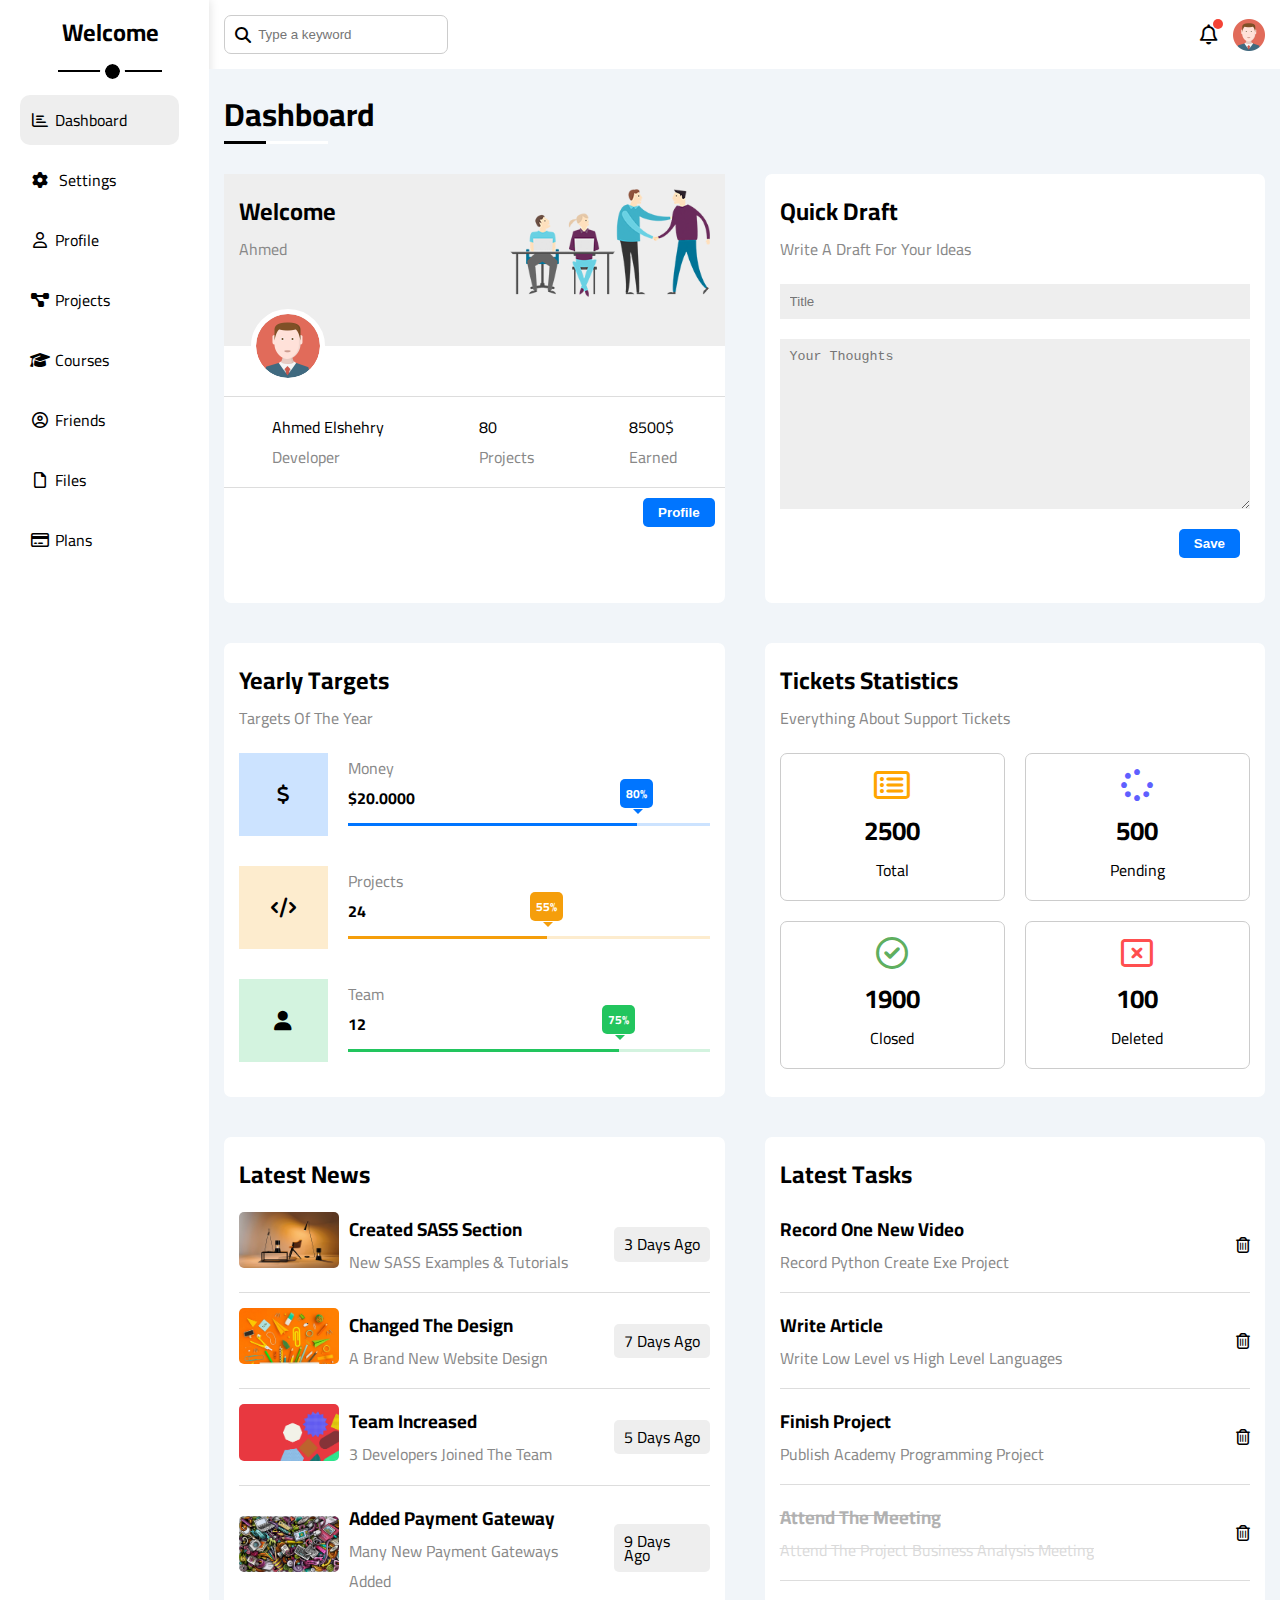
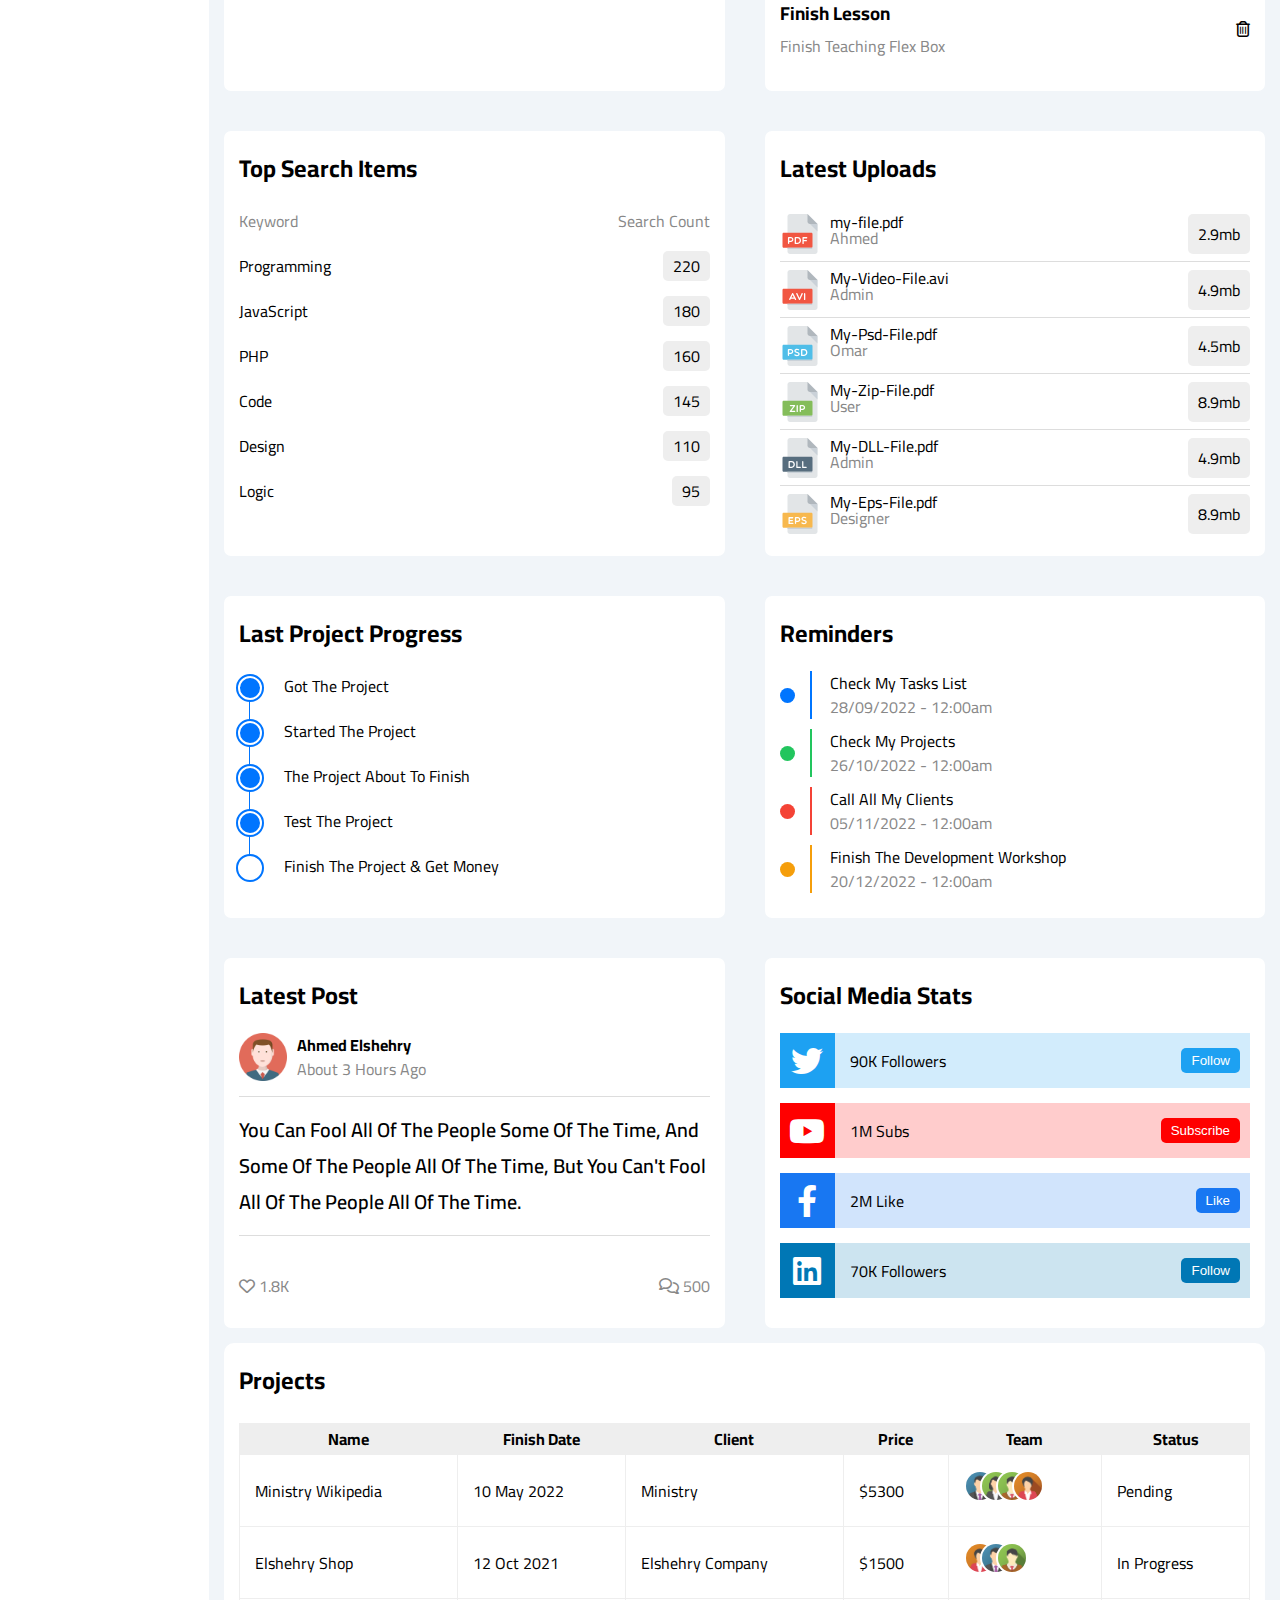
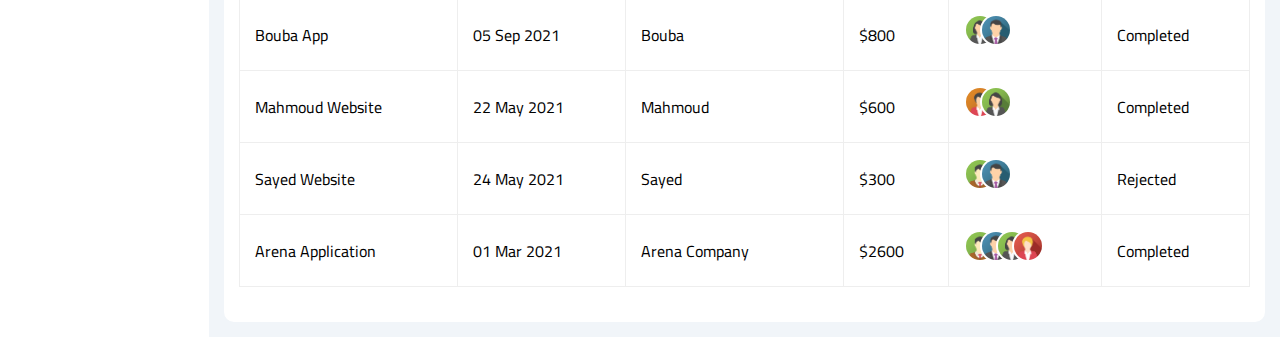
<file: index.html>
<!DOCTYPE html>
<html lang="en">
  <head>
    <meta charset="UTF-8" />
    <meta name="viewport" content="width=device-width, initial-scale=1.0" />
    <title>Dashboard</title>
    <link rel="stylesheet" href="CSS/all.min.css" />
    <link rel="stylesheet" href="CSS/dashboard.css" />
    <link rel="preconnect" href="https://fonts.googleapis.com" />
    <link rel="preconnect" href="https://fonts.gstatic.com" crossorigin />
    <link
      href="https://fonts.googleapis.com/css2?family=Cairo:wght@300;400;500;600;700;800;900&display=swap"
      rel="stylesheet"
    />
  </head>
  <body>
    <div class="page">
      <div class="sidear">
        <h2>Welcome</h2>
        <ul>
          <li>
            <a class="active" href="index.html"
              ><i class="fa-regular fa-chart-bar fa-fw"></i
              ><span>Dashboard</span></a
            >
          </li>
          <li>
            <a href="settings.html"
              ><i class="fa-solid fa-gear fa-fw"></i> <span>Settings</span></a
            >
          </li>
          <li>
            <a href=""
              ><i class="fa-regular fa-user fa-fw"></i><span>Profile</span></a
            >
          </li>
          <li>
            <a href=""
              ><i class="fa-solid fa-diagram-project fa-fw"></i
              ><span>Projects</span></a
            >
          </li>
          <li>
            <a href=""
              ><i class="fa-solid fa-graduation-cap fa-fw"></i
              ><span>Courses</span></a
            >
          </li>
          <li>
            <a href=""
              ><i class="fa-regular fa-circle-user fa-fw"></i
              ><span>Friends</span></a
            >
          </li>
          <li>
            <a href=""
              ><i class="fa-regular fa-file fa-fw"></i><span>Files</span></a
            >
          </li>
          <li>
            <a href=""
              ><i class="fa-regular fa-credit-card fa-fw"></i
              ><span>Plans</span></a
            >
          </li>
        </ul>
      </div>
      <div class="dashboard">
        <nav>
          <div class="field">
            <i class="fas fa-search"></i
            ><input type="search" placeholder="Type a keyword" />
          </div>
          <div class="icons">
            <i class="fa-regular fa-bell fa-lg"></i>
            <img src="./imgs/avatar.png" alt="" />
          </div>
        </nav>
        <div class="content">
          <h1>Dashboard</h1>
          <div class="box-container">
            <div class="box welcome">
              <div class="top-part">
                <div class="text">
                  <h2>Welcome</h2>
                  <span>Ahmed</span>
                </div>
                <div class="image"><img src="./imgs/welcome.png" alt="" /></div>
              </div>
              <div class="bottom-part">
                <img src="./imgs/avatar.png" alt="" />
                <div class="info">
                  <div>
                    Ahmed Elshehry <br />
                    <span>Developer</span>
                  </div>
                  <div>
                    80 <br />
                    <span>Projects</span>
                  </div>
                  <div>
                    8500$ <br />
                    <span>Earned</span>
                  </div>
                </div>
                <button class="shared-button">Profile</button>
              </div>
            </div>
            <div class="box draft">
              <h2>Quick Draft</h2>
              <span>Write A Draft For Your Ideas</span>
              <input type="text" placeholder="Title" />
              <textarea
                placeholder="Your Thoughts"
                cols="30"
                rows="10"
              ></textarea>
              <button class="shared-button">Save</button>
            </div>
            <div class="box target">
              <h2>Yearly Targets</h2>
              <span>Targets Of The Year</span>
              <div class="money">
                <div class="icon-box">
                  <i class="fa-solid fa-dollar-sign fa-lg c-blue"></i>
                </div>
                <div class="number">
                  <h3>Money</h3>
                  <span>$20.0000</span>
                  <div class="bar bar-1"><span progress="80%"></span></div>
                </div>
              </div>
              <div class="projects">
                <div class="icon-box">
                  <i class="fa-solid fa-code fa-lg c-orange"></i>
                </div>
                <div class="number">
                  <h3>Projects</h3>
                  <span>24</span>
                  <div class="bar bar-2"><span progress="55%"></span></div>
                </div>
              </div>
              <div class="team">
                <div class="icon-box">
                  <i class="fa-solid fa-user fa-lg c-green"></i>
                </div>
                <div class="number">
                  <h3>Team</h3>
                  <span>12</span>
                  <div class="bar bar-3"><span progress="75%"></span></div>
                </div>
              </div>
            </div>
            <div class="box tickets">
              <h2>Tickets Statistics</h2>
              <span class="first-span">Everything About Support Tickets</span>
              <div class="grid-box">
                <div class="box">
                  <i
                    class="fa-regular fa-rectangle-list fa-2x mb-10 c-orange"
                    style="color: orange"
                  ></i>
                  <h3>2500</h3>
                  <span>Total</span>
                </div>
                <div class="box">
                  <i
                    class="fa-solid fa-spinner fa-2x mb-10 c-blue"
                    style="color: rgba(0, 0, 255, 0.625)"
                  ></i>
                  <h3>500</h3>
                  <span>Pending</span>
                </div>
                <div class="box">
                  <i
                    class="fa-regular fa-circle-check fa-2x mb-10 c-green"
                    style="color: rgba(0, 128, 0, 0.649)"
                  ></i>
                  <h3>1900</h3>
                  <span>Closed</span>
                </div>
                <div class="box">
                  <i
                    class="fa-regular fa-rectangle-xmark fa-2x mb-10 c-red"
                    style="color: rgba(255, 0, 0, 0.712)"
                  ></i>
                  <h3>100</h3>
                  <span>Deleted</span>
                </div>
              </div>
            </div>
            <div class="box news">
              <h2>Latest News</h2>
              <div class="news-box">
                <div class="image"><img src="./imgs/news-01.png" alt="" /></div>
                <div class="text">
                  <h3>Created SASS Section</h3>
                  <div>New SASS Examples & Tutorials</div>
                </div>
                <div class="period">3 Days Ago</div>
              </div>
              <div class="news-box">
                <div class="image"><img src="./imgs/news-02.png" alt="" /></div>
                <div class="text">
                  <h3>Changed The Design</h3>
                  <div>A Brand New Website Design</div>
                </div>
                <div class="period">7 Days Ago</div>
              </div>
              <div class="news-box">
                <div class="image"><img src="./imgs/news-03.png" alt="" /></div>
                <div class="text">
                  <h3>Team Increased</h3>
                  <div>3 Developers Joined The Team</div>
                </div>
                <div class="period">5 Days Ago</div>
              </div>
              <div class="news-box">
                <div class="image"><img src="./imgs/news-04.png" alt="" /></div>
                <div class="text">
                  <h3>Added Payment Gateway</h3>
                  <div>Many New Payment Gateways Added</div>
                </div>
                <div class="period">9 Days Ago</div>
              </div>
            </div>
            <div class="box tasks">
              <h2>Latest Tasks</h2>
              <div class="task-box">
                <div class="text">
                  <h3>Record One New Video</h3>
                  <p>Record Python Create Exe Project</p>
                </div>
                <i class="fa-regular fa-trash-can delete"></i>
              </div>
              <div class="task-box">
                <div class="text">
                  <h3>Write Article</h3>
                  <p>Write Low Level vs High Level Languages</p>
                </div>
                <i class="fa-regular fa-trash-can delete"></i>
              </div>
              <div class="task-box">
                <div class="text">
                  <h3>Finish Project</h3>
                  <p>Publish Academy Programming Project</p>
                </div>
                <i class="fa-regular fa-trash-can delete"></i>
              </div>
              <div class="task-box">
                <div class="text">
                  <h3>Attend The Meeting</h3>
                  <p>Attend The Project Business Analysis Meeting</p>
                </div>
                <i class="fa-regular fa-trash-can delete"></i>
              </div>
              <div class="task-box">
                <div class="text">
                  <h3>Finish Lesson</h3>
                  <p>Finish Teaching Flex Box</p>
                </div>
                <i class="fa-regular fa-trash-can delete"></i>
              </div>
            </div>
            <div class="box search">
              <h2>Top Search Items</h2>
              <div class="line line-1">
                <div>Keyword</div>
                <div>Search Count</div>
              </div>
              <div class="line">
                <div>Programming</div>
                <div>220</div>
              </div>
              <div class="line">
                <div>JavaScript</div>
                <div>180</div>
              </div>
              <div class="line">
                <div>PHP</div>
                <div>160</div>
              </div>
              <div class="line">
                <div>Code</div>
                <div>145</div>
              </div>
              <div class="line">
                <div>Design</div>
                <div>110</div>
              </div>
              <div class="line">
                <div>Logic</div>
                <div>95</div>
              </div>
            </div>
            <div class="box uploads">
              <h2>Latest Uploads</h2>
              <div class="file-box">
                <div class="name">
                  <img src="./imgs/pdf.svg" alt="" />
                  <div class="text">
                    my-file.pdf
                    <span>Ahmed</span>
                  </div>
                </div>
                <div class="size">2.9mb</div>
              </div>
              <div class="file-box">
                <div class="name">
                  <img src="./imgs/avi.svg" alt="" />
                  <div class="text">
                    My-Video-File.avi
                    <span>Admin</span>
                  </div>
                </div>
                <div class="size">4.9mb</div>
              </div>
              <div class="file-box">
                <div class="name">
                  <img src="./imgs/psd.svg" alt="" />
                  <div class="text">
                    My-Psd-File.pdf
                    <span>Omar</span>
                  </div>
                </div>
                <div class="size">4.5mb</div>
              </div>
              <div class="file-box">
                <div class="name">
                  <img src="./imgs/zip.svg" alt="" />
                  <div class="text">
                    My-Zip-File.pdf
                    <span>User</span>
                  </div>
                </div>
                <div class="size">8.9mb</div>
              </div>
              <div class="file-box">
                <div class="name">
                  <img src="./imgs/dll.svg" alt="" />
                  <div class="text">
                    My-DLL-File.pdf
                    <span>Admin</span>
                  </div>
                </div>
                <div class="size">4.9mb</div>
              </div>
              <div class="file-box">
                <div class="name">
                  <img src="./imgs/eps.svg" alt="" />
                  <div class="text">
                    My-Eps-File.pdf
                    <span>Designer</span>
                  </div>
                </div>
                <div class="size">8.9mb</div>
              </div>
            </div>
            <div class="box progress">
              <h2>Last Project Progress</h2>
              <div class="container">
                <div class="progress-box">Got The Project</div>
                <div class="progress-box">Started The Project</div>
                <div class="progress-box">The Project About To Finish</div>
                <div class="progress-box">Test The Project</div>
                <div class="progress-box">Finish The Project & Get Money</div>
              </div>
            </div>
            <div class="box reminder">
              <h2>Reminders</h2>
              <div class="box box-1">
                <div class="text">Check My Tasks List</div>
                <div class="date">28/09/2022 - 12:00am</div>
              </div>
              <div class="box box-2">
                <div class="text">Check My Projects</div>
                <div class="date">26/10/2022 - 12:00am</div>
              </div>
              <div class="box box-3">
                <div class="text">Call All My Clients</div>
                <div class="date">05/11/2022 - 12:00am</div>
              </div>
              <div class="box box-4">
                <div class="text">Finish The Development Workshop</div>
                <div class="date">20/12/2022 - 12:00am</div>
              </div>
            </div>
            <div class="box post">
              <h2>Latest Post</h2>
              <div class="top-part">
                <img src="./imgs/avatar.png" alt="" />
                <div class="text">
                  Ahmed Elshehry
                  <span>About 3 Hours Ago</span>
                </div>
              </div>
              <p>
                You Can Fool All Of The People Some Of The Time, And Some Of The
                People All Of The Time, But You Can't Fool All Of The People All
                Of The Time.
              </p>
              <div class="footer">
                <div class="likes">
                  <i class="fa-regular fa-heart"></i>
                  1.8K
                </div>
                <div class="comments">
                  <i class="fa-regular fa-comments"></i>
                  500
                </div>
              </div>
            </div>
            <div class="box social">
              <h2>Social Media Stats</h2>
              <div class="twitter">
                <div class="icon">
                  <i
                    class="fa-brands fa-twitter fa-2x c-white h-full center-flex"
                  ></i>
                </div>
                <p>90K Followers</p>
                <button>Follow</button>
              </div>
              <div class="youtube">
                <div class="icon">
                  <i
                    class="fa-brands fa-youtube fa-2x c-white h-full center-flex"
                  ></i>
                </div>
                <p>1M Subs</p>
                <button>Subscribe</button>
              </div>
              <div class="facebook">
                <div class="icon">
                  <i
                    class="fa-brands fa-facebook-f fa-2x c-white h-full center-flex"
                  ></i>
                </div>
                <p>2M Like</p>
                <button>Like</button>
              </div>
              <div class="linkedin">
                <div class="icon">
                  <i
                    class="fa-brands fa-linkedin fa-2x c-white h-full center-flex"
                  ></i>
                </div>
                <p>70K Followers</p>
                <button>Follow</button>
              </div>
            </div>
          </div>
          <div class="projects-container">
            <h2>Projects</h2>
            <div class="table-container">
              <table>
                <thead>
                  <tr>
                    <th>Name</th>
                    <th>Finish Date</th>
                    <th>Client</th>
                    <th>Price</th>
                    <th>Team</th>
                    <th>Status</th>
                  </tr>
                </thead>
                <tbody>
                  <tr>
                    <td>Ministry Wikipedia</td>
                    <td>10 May 2022</td>
                    <td>Ministry</td>
                    <td>$5300</td>
                    <td>
                      <img src="./imgs/team-01.png" alt="" />
                      <img src="./imgs/team-02.png" alt="" />
                      <img src="./imgs/team-03.png" alt="" />
                      <img src="./imgs/team-04.png" alt="" />
                    </td>
                    <td><span>Pending </span></td>
                  </tr>
                  <tr>
                    <td>Elshehry Shop</td>
                    <td>12 Oct 2021</td>
                    <td>Elshehry Company</td>
                    <td>$1500</td>
                    <td>
                      <img src="./imgs/team-04.png" alt="" />
                      <img src="./imgs/team-01.png" alt="" />
                      <img src="./imgs/team-03.png" alt="" />
                    </td>
                    <td><span>In Progress</span></td>
                  </tr>
                  <tr>
                    <td>Bouba App</td>
                    <td>05 Sep 2021</td>
                    <td>Bouba</td>
                    <td>$800</td>
                    <td>
                      <img src="./imgs/team-02.png" alt="" />
                      <img src="./imgs/team-01.png" alt="" />
                    </td>
                    <td><span>Completed </span></td>
                  </tr>
                  <tr>
                    <td>Mahmoud Website</td>
                    <td>22 May 2021</td>
                    <td>Mahmoud</td>
                    <td>$600</td>
                    <td>
                      <img src="./imgs/team-04.png" alt="" />
                      <img src="./imgs/team-02.png" alt="" />
                    </td>
                    <td><span>Completed </span></td>
                  </tr>
                  <tr>
                    <td>Sayed Website</td>
                    <td>24 May 2021</td>
                    <td>Sayed</td>
                    <td>$300</td>
                    <td>
                      <img src="./imgs/team-03.png" alt="" />
                      <img src="./imgs/team-01.png" alt="" />
                    </td>
                    <td><span>Rejected </span></td>
                  </tr>
                  <tr>
                    <td>Arena Application</td>
                    <td>01 Mar 2021</td>
                    <td>Arena Company</td>
                    <td>$2600</td>
                    <td>
                      <img src="./imgs/team-03.png" alt="" />
                      <img src="./imgs/team-01.png" alt="" />
                      <img src="./imgs/team-02.png" alt="" />
                      <img src="./imgs/team-05.png" alt="" />
                    </td>
                    <td><span>Completed</span></td>
                  </tr>
                </tbody>
              </table>
            </div>
          </div>
        </div>
      </div>
    </div>
  </body>
</html>
</file>
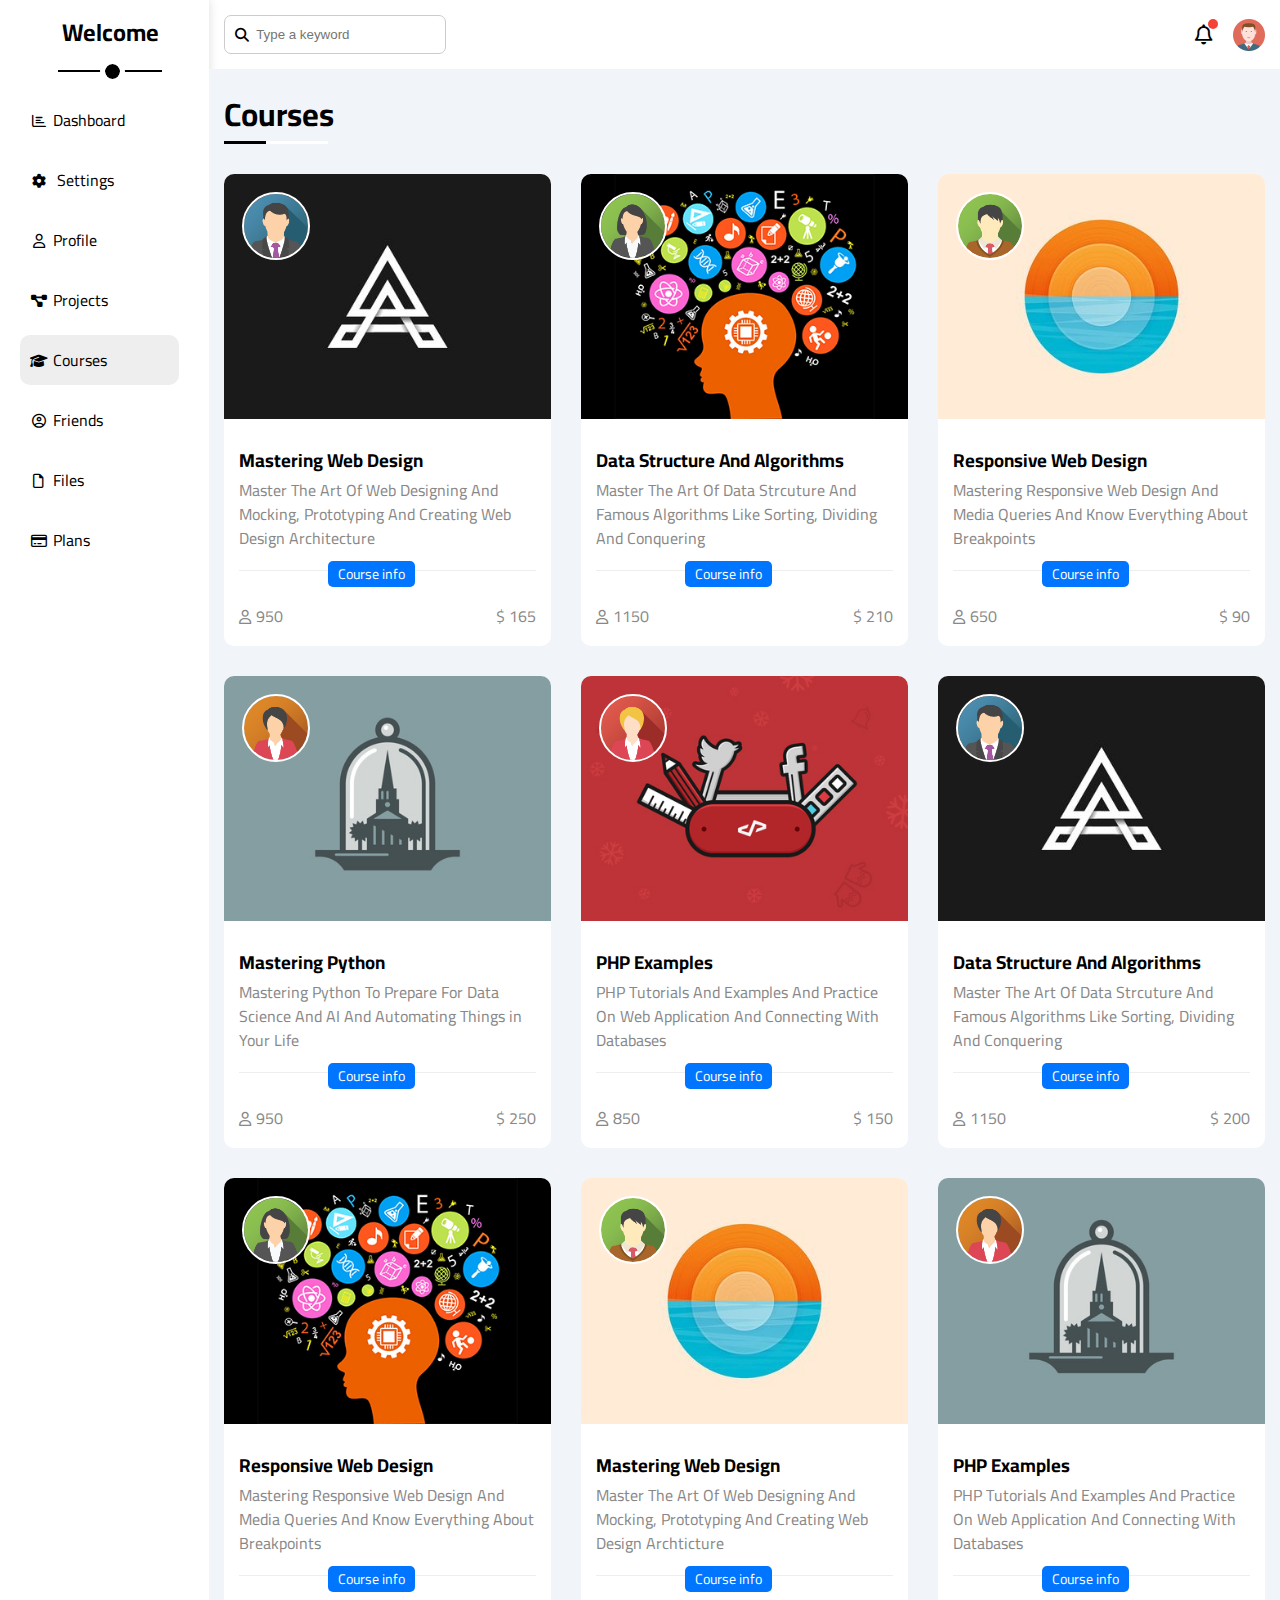
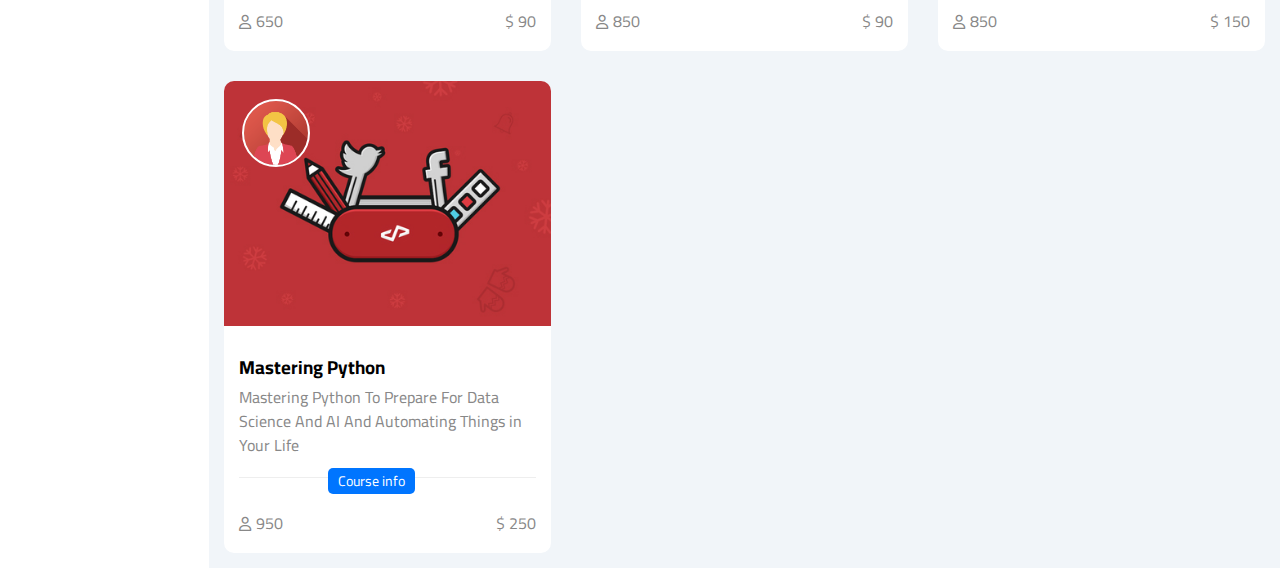
<file: courses.html>
<!DOCTYPE html>
<html lang="en">
  <head>
    <meta charset="UTF-8" />
    <meta name="viewport" content="width=device-width, initial-scale=1.0" />
    <title>settings</title>
    <link rel="stylesheet" href="CSS/all.min.css" />
    <link rel="stylesheet" href="CSS/courses.css" />
    <link rel="preconnect" href="https://fonts.googleapis.com" />
    <link rel="preconnect" href="https://fonts.gstatic.com" crossorigin />
    <link
      href="https://fonts.googleapis.com/css2?family=Cairo:wght@300;400;500;600;700;800;900&display=swap"
      rel="stylesheet"
    />
  </head>
  <body>
    <div class="page">
      <div class="sidear">
        <h2>Welcome</h2>
        <ul>
          <li>
            <a href="index.html"
              ><i class="fa-regular fa-chart-bar fa-fw"></i
              ><span>Dashboard</span></a
            >
          </li>
          <li>
            <a href="settings.html"
              ><i class="fa-solid fa-gear fa-fw"></i> <span>Settings</span></a
            >
          </li>
          <li>
            <a href="profile.html"
              ><i class="fa-regular fa-user fa-fw"></i><span>Profile</span></a
            >
          </li>
          <li>
            <a href="projects.html"
              ><i class="fa-solid fa-diagram-project fa-fw"></i
              ><span>Projects</span></a
            >
          </li>
          <li>
            <a class="active" href="courses.html"
              ><i class="fa-solid fa-graduation-cap fa-fw"></i
              ><span>Courses</span></a
            >
          </li>
          <li>
            <a href="friends.html"
              ><i class="fa-regular fa-circle-user fa-fw"></i
              ><span>Friends</span></a
            >
          </li>
          <li>
            <a href="files.html"
              ><i class="fa-regular fa-file fa-fw"></i><span>Files</span></a
            >
          </li>
          <li>
            <a href="plans.html"
              ><i class="fa-regular fa-credit-card fa-fw"></i
              ><span>Plans</span></a
            >
          </li>
        </ul>
      </div>
      <div class="courses">
        <nav>
          <div class="field">
            <i class="fas fa-search"></i
            ><input type="search" placeholder="Type a keyword" />
          </div>
          <div class="icons">
            <i class="fa-regular fa-bell fa-lg"></i>
            <img src="./imgs/avatar.png" alt="" />
          </div>
        </nav>
        <div class="content">
          <h1>Courses</h1>
          <div class="box-container">
            <div class="box">
              <div class="top-part">
                <img src="./imgs/course-01.jpg" alt="" />
                <img src="./imgs/team-01.png" alt="" />
              </div>
              <div class="bottom-part">
                <div class="text">
                  <h3>Mastering Web Design</h3>
                  <p>
                    Master The Art Of Web Designing And Mocking, Prototyping And
                    Creating Web Design Architecture
                  </p>
                </div>
                <span>Course info</span>
                <div class="footer">
                  <div class="number">
                    <i class="fa-regular fa-user"></i>950
                  </div>
                  <div class="price">$ 165</div>
                </div>
              </div>
            </div>
            <div class="box">
              <div class="top-part">
                <img src="./imgs/course-02.jpg" alt="" />
                <img src="./imgs/team-02.png" alt="" />
              </div>
              <div class="bottom-part">
                <div class="text">
                  <h3>Data Structure And Algorithms</h3>
                  <p>
                    Master The Art Of Data Strcuture And Famous Algorithms Like
                    Sorting, Dividing And Conquering
                  </p>
                </div>
                <span>Course info</span>
                <div class="footer">
                  <div class="number">
                    <i class="fa-regular fa-user"></i>1150
                  </div>
                  <div class="price">$ 210</div>
                </div>
              </div>
            </div>
            <div class="box">
              <div class="top-part">
                <img src="./imgs/course-03.jpg" alt="" />
                <img src="./imgs/team-03.png" alt="" />
              </div>
              <div class="bottom-part">
                <div class="text">
                  <h3>Responsive Web Design</h3>
                  <p>
                    Mastering Responsive Web Design And Media Queries And Know
                    Everything About Breakpoints
                  </p>
                </div>
                <span>Course info</span>
                <div class="footer">
                  <div class="number">
                    <i class="fa-regular fa-user"></i>650
                  </div>
                  <div class="price">$ 90</div>
                </div>
              </div>
            </div>
            <div class="box">
              <div class="top-part">
                <img src="./imgs/course-04.jpg" alt="" />
                <img src="./imgs/team-04.png" alt="" />
              </div>
              <div class="bottom-part">
                <div class="text">
                  <h3>Mastering Python</h3>
                  <p>
                    Mastering Python To Prepare For Data Science And AI And
                    Automating Things in Your Life
                  </p>
                </div>
                <span>Course info</span>
                <div class="footer">
                  <div class="number">
                    <i class="fa-regular fa-user"></i>950
                  </div>
                  <div class="price">$ 250</div>
                </div>
              </div>
            </div>
            <div class="box">
              <div class="top-part">
                <img src="./imgs/course-05.jpg" alt="" />
                <img src="./imgs/team-05.png" alt="" />
              </div>
              <div class="bottom-part">
                <div class="text">
                  <h3>PHP Examples</h3>
                  <p>
                    PHP Tutorials And Examples And Practice On Web Application
                    And Connecting With Databases
                  </p>
                </div>
                <span>Course info</span>
                <div class="footer">
                  <div class="number">
                    <i class="fa-regular fa-user"></i>850
                  </div>
                  <div class="price">$ 150</div>
                </div>
              </div>
            </div>
            <div class="box">
              <div class="top-part">
                <img src="./imgs/course-01.jpg" alt="" />
                <img src="./imgs/team-01.png" alt="" />
              </div>
              <div class="bottom-part">
                <div class="text">
                  <h3>Data Structure And Algorithms</h3>
                  <p>
                    Master The Art Of Data Strcuture And Famous Algorithms Like
                    Sorting, Dividing And Conquering
                  </p>
                </div>
                <span>Course info</span>
                <div class="footer">
                  <div class="number">
                    <i class="fa-regular fa-user"></i>1150
                  </div>
                  <div class="price">$ 200</div>
                </div>
              </div>
            </div>
            <div class="box">
              <div class="top-part">
                <img src="./imgs/course-02.jpg" alt="" />
                <img src="./imgs/team-02.png" alt="" />
              </div>
              <div class="bottom-part">
                <div class="text">
                  <h3>Responsive Web Design</h3>
                  <p>
                    Mastering Responsive Web Design And Media Queries And Know
                    Everything About Breakpoints
                  </p>
                </div>
                <span>Course info</span>
                <div class="footer">
                  <div class="number">
                    <i class="fa-regular fa-user"></i>650
                  </div>
                  <div class="price">$ 90</div>
                </div>
              </div>
            </div>
            <div class="box">
              <div class="top-part">
                <img src="./imgs/course-03.jpg" alt="" />
                <img src="./imgs/team-03.png" alt="" />
              </div>
              <div class="bottom-part">
                <div class="text">
                  <h3>Mastering Web Design</h3>
                  <p>
                    Master The Art Of Web Designing And Mocking, Prototyping And
                    Creating Web Design Archticture
                  </p>
                </div>
                <span>Course info</span>
                <div class="footer">
                  <div class="number">
                    <i class="fa-regular fa-user"></i>850
                  </div>
                  <div class="price">$ 90</div>
                </div>
              </div>
            </div>
            <div class="box">
              <div class="top-part">
                <img src="./imgs/course-04.jpg" alt="" />
                <img src="./imgs/team-04.png" alt="" />
              </div>
              <div class="bottom-part">
                <div class="text">
                  <h3>PHP Examples</h3>
                  <p>
                    PHP Tutorials And Examples And Practice On Web Application
                    And Connecting With Databases
                  </p>
                </div>
                <span>Course info</span>
                <div class="footer">
                  <div class="number">
                    <i class="fa-regular fa-user"></i>850
                  </div>
                  <div class="price">$ 150</div>
                </div>
              </div>
            </div>
            <div class="box">
              <div class="top-part">
                <img src="./imgs/course-05.jpg" alt="" />
                <img src="./imgs/team-05.png" alt="" />
              </div>
              <div class="bottom-part">
                <div class="text">
                  <h3>Mastering Python</h3>
                  <p>
                    Mastering Python To Prepare For Data Science And AI And
                    Automating Things in Your Life
                  </p>
                </div>
                <span>Course info</span>
                <div class="footer">
                  <div class="number">
                    <i class="fa-regular fa-user"></i>950
                  </div>
                  <div class="price">$ 250</div>
                </div>
              </div>
            </div>
          </div>
        </div>
      </div>
    </div>
  </body>
</html>
</file>
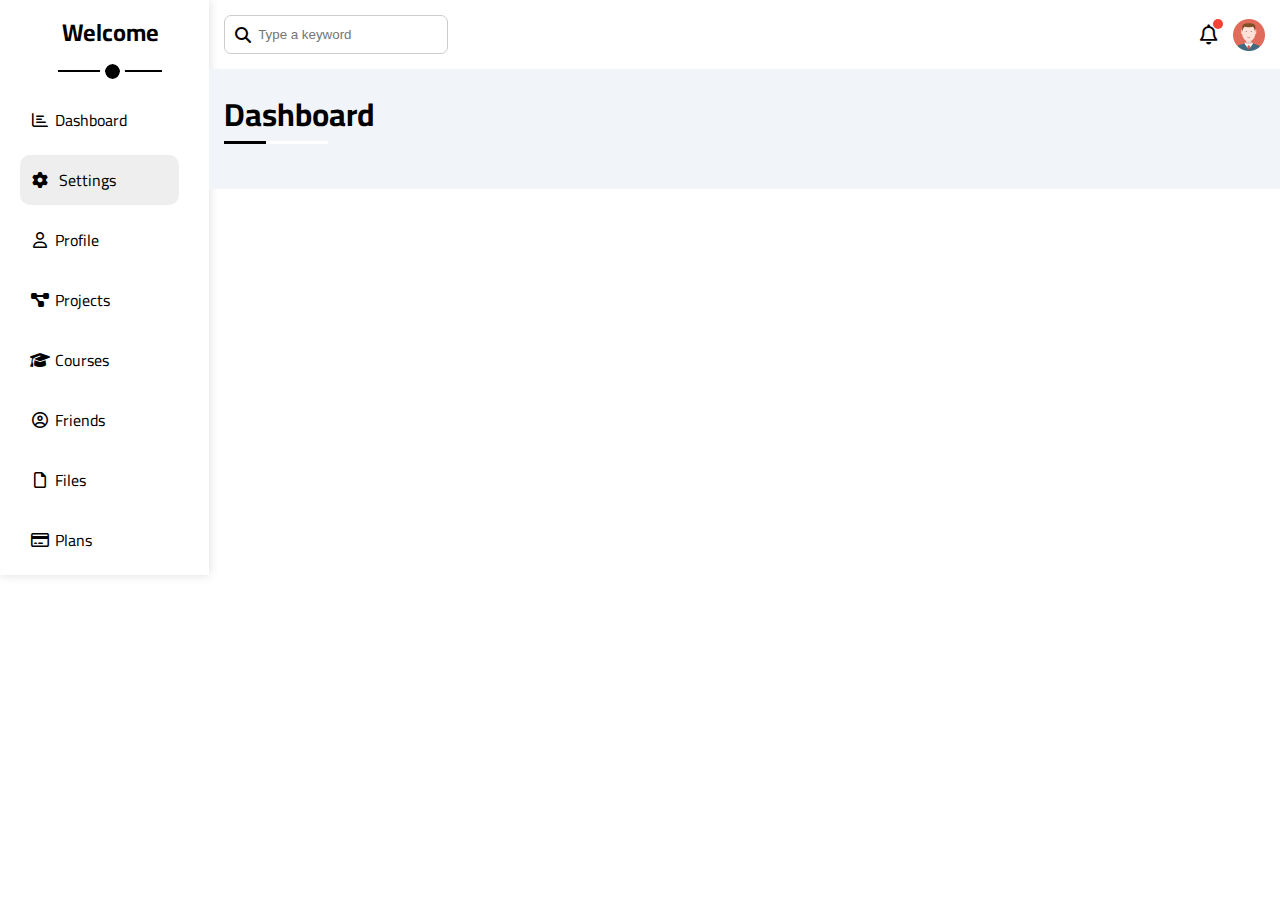
<file: files.html>
<!DOCTYPE html>
<html lang="en">
  <head>
    <meta charset="UTF-8" />
    <meta name="viewport" content="width=device-width, initial-scale=1.0" />
    <title>settings</title>
    <link rel="stylesheet" href="CSS/all.min.css" />
    <link rel="stylesheet" href="CSS/settings.css" />
    <link rel="preconnect" href="https://fonts.googleapis.com" />
    <link rel="preconnect" href="https://fonts.gstatic.com" crossorigin />
    <link
      href="https://fonts.googleapis.com/css2?family=Cairo:wght@300;400;500;600;700;800;900&display=swap"
      rel="stylesheet"
    />
  </head>
  <body>
    <div class="page">
      <div class="sidear">
        <h2>Welcome</h2>
        <ul>
          <li>
            <a href="index.html"
              ><i class="fa-regular fa-chart-bar fa-fw"></i
              ><span>Dashboard</span></a
            >
          </li>
          <li>
            <a class="active" href="settings.html"
              ><i class="fa-solid fa-gear fa-fw"></i> <span>Settings</span></a
            >
          </li>
          <li>
            <a href=""
              ><i class="fa-regular fa-user fa-fw"></i><span>Profile</span></a
            >
          </li>
          <li>
            <a href=""
              ><i class="fa-solid fa-diagram-project fa-fw"></i
              ><span>Projects</span></a
            >
          </li>
          <li>
            <a href=""
              ><i class="fa-solid fa-graduation-cap fa-fw"></i
              ><span>Courses</span></a
            >
          </li>
          <li>
            <a href=""
              ><i class="fa-regular fa-circle-user fa-fw"></i
              ><span>Friends</span></a
            >
          </li>
          <li>
            <a href=""
              ><i class="fa-regular fa-file fa-fw"></i><span>Files</span></a
            >
          </li>
          <li>
            <a href=""
              ><i class="fa-regular fa-credit-card fa-fw"></i
              ><span>Plans</span></a
            >
          </li>
        </ul>
      </div>
      <div class="settings">
        <nav>
          <div class="field">
            <i class="fas fa-search"></i
            ><input type="search" placeholder="Type a keyword" />
          </div>
          <div class="icons">
            <i class="fa-regular fa-bell fa-lg"></i>
            <img src="./imgs/avatar.png" alt="" />
          </div>
        </nav>
        <div class="content">
            <h1>Dashboard</h1>
            <div class="box-container">
                
            </div>
        </div>
      </div>
    </div>
  </body>
</html>
</file>
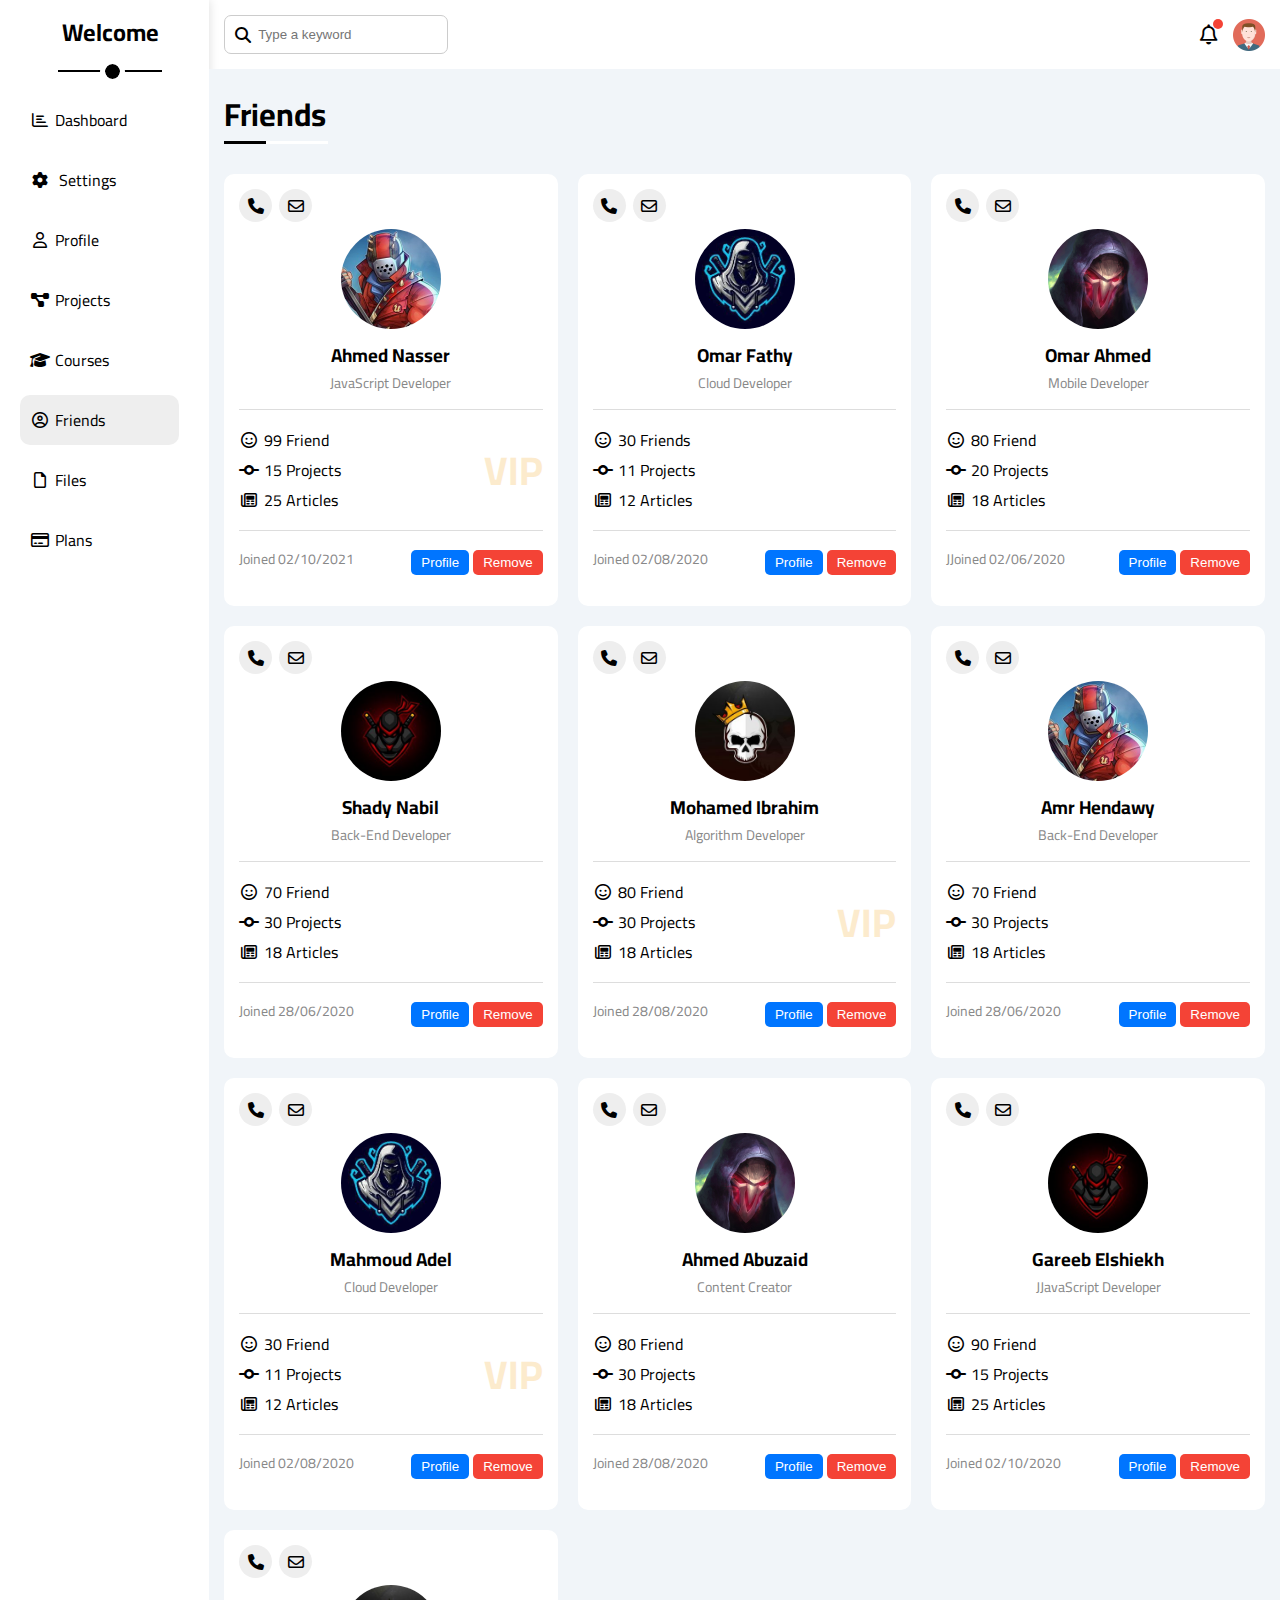
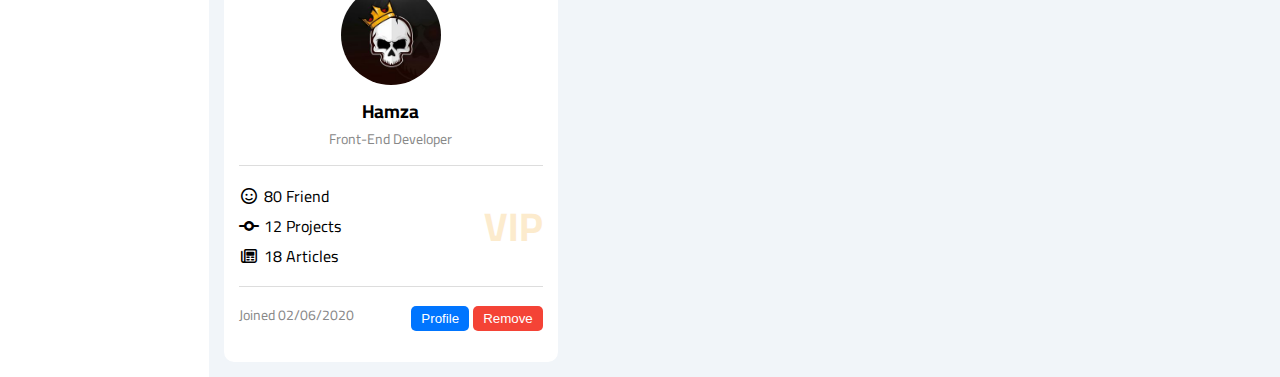
<file: friends.html>
<!DOCTYPE html>
<html lang="en">
  <head>
    <meta charset="UTF-8" />
    <meta name="viewport" content="width=device-width, initial-scale=1.0" />
    <title>settings</title>
    <link rel="stylesheet" href="CSS/all.min.css" />
    <link rel="stylesheet" href="CSS/friends.css" />
    <link rel="preconnect" href="https://fonts.googleapis.com" />
    <link rel="preconnect" href="https://fonts.gstatic.com" crossorigin />
    <link
      href="https://fonts.googleapis.com/css2?family=Cairo:wght@300;400;500;600;700;800;900&display=swap"
      rel="stylesheet"
    />
  </head>
  <body>
    <div class="page">
      <div class="sidear">
        <h2>Welcome</h2>
        <ul>
          <li>
            <a href="index.html"
              ><i class="fa-regular fa-chart-bar fa-fw"></i
              ><span>Dashboard</span></a
            >
          </li>
          <li>
            <a href="settings.html"
              ><i class="fa-solid fa-gear fa-fw"></i> <span>Settings</span></a
            >
          </li>
          <li>
            <a href="profile.html"
              ><i class="fa-regular fa-user fa-fw"></i><span>Profile</span></a
            >
          </li>
          <li>
            <a href="projects.html"
              ><i class="fa-solid fa-diagram-project fa-fw"></i
              ><span>Projects</span></a
            >
          </li>
          <li>
            <a href="courses.html"
              ><i class="fa-solid fa-graduation-cap fa-fw"></i
              ><span>Courses</span></a
            >
          </li>
          <li>
            <a class="active" href="friends.html"
              ><i class="fa-regular fa-circle-user fa-fw"></i
              ><span>Friends</span></a
            >
          </li>
          <li>
            <a href="files.html"
              ><i class="fa-regular fa-file fa-fw"></i><span>Files</span></a
            >
          </li>
          <li>
            <a href="plans.html"
              ><i class="fa-regular fa-credit-card fa-fw"></i
              ><span>Plans</span></a
            >
          </li>
        </ul>
      </div>
      <div class="friends">
        <nav>
          <div class="field">
            <i class="fas fa-search"></i
            ><input type="search" placeholder="Type a keyword" />
          </div>
          <div class="icons">
            <i class="fa-regular fa-bell fa-lg"></i>
            <img src="./imgs/avatar.png" alt="" />
          </div>
        </nav>
        <div class="content">
          <h1>Friends</h1>
          <div class="box-container">
            <div class="box">
              <div class="top-part">
                <div class="icon-1"><i class="fa-solid fa-phone"></i></div>
                <div class="icon-2"><i class="fa-regular fa-envelope"></i></div>
                <img src="./imgs/friend-01.jpg" alt="" />
                <div class="text">
                  <h3>Ahmed Nasser</h3>
                  <p>JavaScript Developer</p>
                </div>
              </div>
              <div class="bottom-part">
                <div class="left-side">
                  <div class="friends">
                    <i class="fa-regular fa-face-smile fa-fw"></i>
                    <div>99 Friend</div>
                  </div>
                  <div class="projects">
                    <i class="fa-solid fa-code-commit fa-fw"></i>
                    <div>15 Projects</div>
                  </div>
                  <div class="articles">
                    <i class="fa-regular fa-newspaper fa-fw"></i>
                    <div>25 Articles</div>
                  </div>
                </div>
                <div class="right-side">
                  <span>VIP</span>
                </div>
              </div>
              <div class="footer">
                <p>Joined 02/10/2021</p>
                <div class="buttons">
                  <button>Profile</button>
                  <button>Remove</button>
                </div>
              </div>
            </div>
            <div class="box">
              <div class="top-part">
                <div class="icon-1"><i class="fa-solid fa-phone"></i></div>
                <div class="icon-2"><i class="fa-regular fa-envelope"></i></div>
                <img src="./imgs/friend-02.jpg" alt="" />
                <div class="text">
                  <h3>Omar Fathy</h3>
                  <p>Cloud Developer</p>
                </div>
              </div>
              <div class="bottom-part">
                <div class="left-side">
                  <div class="friends">
                    <i class="fa-regular fa-face-smile fa-fw"></i>
                    <div>30 Friends</div>
                  </div>
                  <div class="projects">
                    <i class="fa-solid fa-code-commit fa-fw"></i>
                    <div>11 Projects</div>
                  </div>
                  <div class="articles">
                    <i class="fa-regular fa-newspaper fa-fw"></i>
                    <div>12 Articles</div>
                  </div>
                </div>
                <div class="right-side"></div>
              </div>
              <div class="footer">
                <p>Joined 02/08/2020</p>
                <div class="buttons">
                  <button>Profile</button>
                  <button>Remove</button>
                </div>
              </div>
            </div>
            <div class="box">
              <div class="top-part">
                <div class="icon-1"><i class="fa-solid fa-phone"></i></div>
                <div class="icon-2"><i class="fa-regular fa-envelope"></i></div>
                <img src="./imgs/friend-03.jpg" alt="" />
                <div class="text">
                  <h3>Omar Ahmed</h3>
                  <p>Mobile Developer</p>
                </div>
              </div>
              <div class="bottom-part">
                <div class="left-side">
                  <div class="friends">
                    <i class="fa-regular fa-face-smile fa-fw"></i>
                    <div>80 Friend</div>
                  </div>
                  <div class="projects">
                    <i class="fa-solid fa-code-commit fa-fw"></i>
                    <div>20 Projects</div>
                  </div>
                  <div class="articles">
                    <i class="fa-regular fa-newspaper fa-fw"></i>
                    <div>18 Articles</div>
                  </div>
                </div>
                <div class="right-side"></div>
              </div>
              <div class="footer">
                <p>JJoined 02/06/2020</p>
                <div class="buttons">
                  <button>Profile</button>
                  <button>Remove</button>
                </div>
              </div>
            </div>
            <div class="box">
              <div class="top-part">
                <div class="icon-1"><i class="fa-solid fa-phone"></i></div>
                <div class="icon-2"><i class="fa-regular fa-envelope"></i></div>
                <img src="./imgs/friend-04.jpg" alt="" />
                <div class="text">
                  <h3>Shady Nabil</h3>
                  <p>Back-End Developer</p>
                </div>
              </div>
              <div class="bottom-part">
                <div class="left-side">
                  <div class="friends">
                    <i class="fa-regular fa-face-smile fa-fw"></i>
                    <div>70 Friend</div>
                  </div>
                  <div class="projects">
                    <i class="fa-solid fa-code-commit fa-fw"></i>
                    <div>30 Projects</div>
                  </div>
                  <div class="articles">
                    <i class="fa-regular fa-newspaper fa-fw"></i>
                    <div>18 Articles</div>
                  </div>
                </div>
                <div class="right-side"></div>
              </div>
              <div class="footer">
                <p>Joined 28/06/2020</p>
                <div class="buttons">
                  <button>Profile</button>
                  <button>Remove</button>
                </div>
              </div>
            </div>
            <div class="box">
              <div class="top-part">
                <div class="icon-1"><i class="fa-solid fa-phone"></i></div>
                <div class="icon-2"><i class="fa-regular fa-envelope"></i></div>
                <img src="./imgs/friend-05.jpg" alt="" />
                <div class="text">
                  <h3>Mohamed Ibrahim</h3>
                  <p>Algorithm Developer</p>
                </div>
              </div>
              <div class="bottom-part">
                <div class="left-side">
                  <div class="friends">
                    <i class="fa-regular fa-face-smile fa-fw"></i>
                    <div>80 Friend</div>
                  </div>
                  <div class="projects">
                    <i class="fa-solid fa-code-commit fa-fw"></i>
                    <div>30 Projects</div>
                  </div>
                  <div class="articles">
                    <i class="fa-regular fa-newspaper fa-fw"></i>
                    <div>18 Articles</div>
                  </div>
                </div>
                <div class="right-side">
                  <span>VIP</span>
                </div>
              </div>
              <div class="footer">
                <p>Joined 28/08/2020</p>
                <div class="buttons">
                  <button>Profile</button>
                  <button>Remove</button>
                </div>
              </div>
            </div>
            <div class="box">
              <div class="top-part">
                <div class="icon-1"><i class="fa-solid fa-phone"></i></div>
                <div class="icon-2"><i class="fa-regular fa-envelope"></i></div>
                <img src="./imgs/friend-01.jpg" alt="" />
                <div class="text">
                  <h3>Amr Hendawy</h3>
                  <p>Back-End Developer</p>
                </div>
              </div>
              <div class="bottom-part">
                <div class="left-side">
                  <div class="friends">
                    <i class="fa-regular fa-face-smile fa-fw"></i>
                    <div>70 Friend</div>
                  </div>
                  <div class="projects">
                    <i class="fa-solid fa-code-commit fa-fw"></i>
                    <div>30 Projects</div>
                  </div>
                  <div class="articles">
                    <i class="fa-regular fa-newspaper fa-fw"></i>
                    <div>18 Articles</div>
                  </div>
                </div>
                <div class="right-side"></div>
              </div>
              <div class="footer">
                <p>Joined 28/06/2020</p>
                <div class="buttons">
                  <button>Profile</button>
                  <button>Remove</button>
                </div>
              </div>
            </div>
            <div class="box">
              <div class="top-part">
                <div class="icon-1"><i class="fa-solid fa-phone"></i></div>
                <div class="icon-2"><i class="fa-regular fa-envelope"></i></div>
                <img src="./imgs/friend-02.jpg" alt="" />
                <div class="text">
                  <h3>Mahmoud Adel</h3>
                  <p>Cloud Developer</p>
                </div>
              </div>
              <div class="bottom-part">
                <div class="left-side">
                  <div class="friends">
                    <i class="fa-regular fa-face-smile fa-fw"></i>
                    <div>30 Friend</div>
                  </div>
                  <div class="projects">
                    <i class="fa-solid fa-code-commit fa-fw"></i>
                    <div>11 Projects</div>
                  </div>
                  <div class="articles">
                    <i class="fa-regular fa-newspaper fa-fw"></i>
                    <div>12 Articles</div>
                  </div>
                </div>
                <div class="right-side">
                  <span>VIP</span>
                </div>
              </div>
              <div class="footer">
                <p>Joined 02/08/2020</p>
                <div class="buttons">
                  <button>Profile</button>
                  <button>Remove</button>
                </div>
              </div>
            </div>
            <div class="box">
              <div class="top-part">
                <div class="icon-1"><i class="fa-solid fa-phone"></i></div>
                <div class="icon-2"><i class="fa-regular fa-envelope"></i></div>
                <img src="./imgs/friend-03.jpg" alt="" />
                <div class="text">
                  <h3>Ahmed Abuzaid</h3>
                  <p>Content Creator</p>
                </div>
              </div>
              <div class="bottom-part">
                <div class="left-side">
                  <div class="friends">
                    <i class="fa-regular fa-face-smile fa-fw"></i>
                    <div>80 Friend</div>
                  </div>
                  <div class="projects">
                    <i class="fa-solid fa-code-commit fa-fw"></i>
                    <div>30 Projects</div>
                  </div>
                  <div class="articles">
                    <i class="fa-regular fa-newspaper fa-fw"></i>
                    <div>18 Articles</div>
                  </div>
                </div>
                <div class="right-side"></div>
              </div>
              <div class="footer">
                <p>Joined 28/08/2020</p>
                <div class="buttons">
                  <button>Profile</button>
                  <button>Remove</button>
                </div>
              </div>
            </div>
            <div class="box">
              <div class="top-part">
                <div class="icon-1"><i class="fa-solid fa-phone"></i></div>
                <div class="icon-2"><i class="fa-regular fa-envelope"></i></div>
                <img src="./imgs/friend-04.jpg" alt="" />
                <div class="text">
                  <h3>Gareeb Elshiekh</h3>
                  <p>JJavaScript Developer</p>
                </div>
              </div>
              <div class="bottom-part">
                <div class="left-side">
                  <div class="friends">
                    <i class="fa-regular fa-face-smile fa-fw"></i>
                    <div>90 Friend</div>
                  </div>
                  <div class="projects">
                    <i class="fa-solid fa-code-commit fa-fw"></i>
                    <div>15 Projects</div>
                  </div>
                  <div class="articles">
                    <i class="fa-regular fa-newspaper fa-fw"></i>
                    <div>25 Articles</div>
                  </div>
                </div>
                <div class="right-side"></div>
              </div>
              <div class="footer">
                <p>Joined 02/10/2020</p>
                <div class="buttons">
                  <button>Profile</button>
                  <button>Remove</button>
                </div>
              </div>
            </div>
            <div class="box">
              <div class="top-part">
                <div class="icon-1"><i class="fa-solid fa-phone"></i></div>
                <div class="icon-2"><i class="fa-regular fa-envelope"></i></div>
                <img src="./imgs/friend-05.jpg" alt="" />
                <div class="text">
                  <h3>Hamza</h3>
                  <p>Front-End Developer</p>
                </div>
              </div>
              <div class="bottom-part">
                <div class="left-side">
                  <div class="friends">
                    <i class="fa-regular fa-face-smile fa-fw"></i>
                    <div>80 Friend</div>
                  </div>
                  <div class="projects">
                    <i class="fa-solid fa-code-commit fa-fw"></i>
                    <div>12 Projects</div>
                  </div>
                  <div class="articles">
                    <i class="fa-regular fa-newspaper fa-fw"></i>
                    <div>18 Articles</div>
                  </div>
                </div>
                <div class="right-side">
                  <span>VIP</span>
                </div>
              </div>
              <div class="footer">
                <p>Joined 02/06/2020</p>
                <div class="buttons">
                  <button>Profile</button>
                  <button>Remove</button>
                </div>
              </div>
            </div>
          </div>
        </div>
      </div>
    </div>
  </body>
</html>
</file>
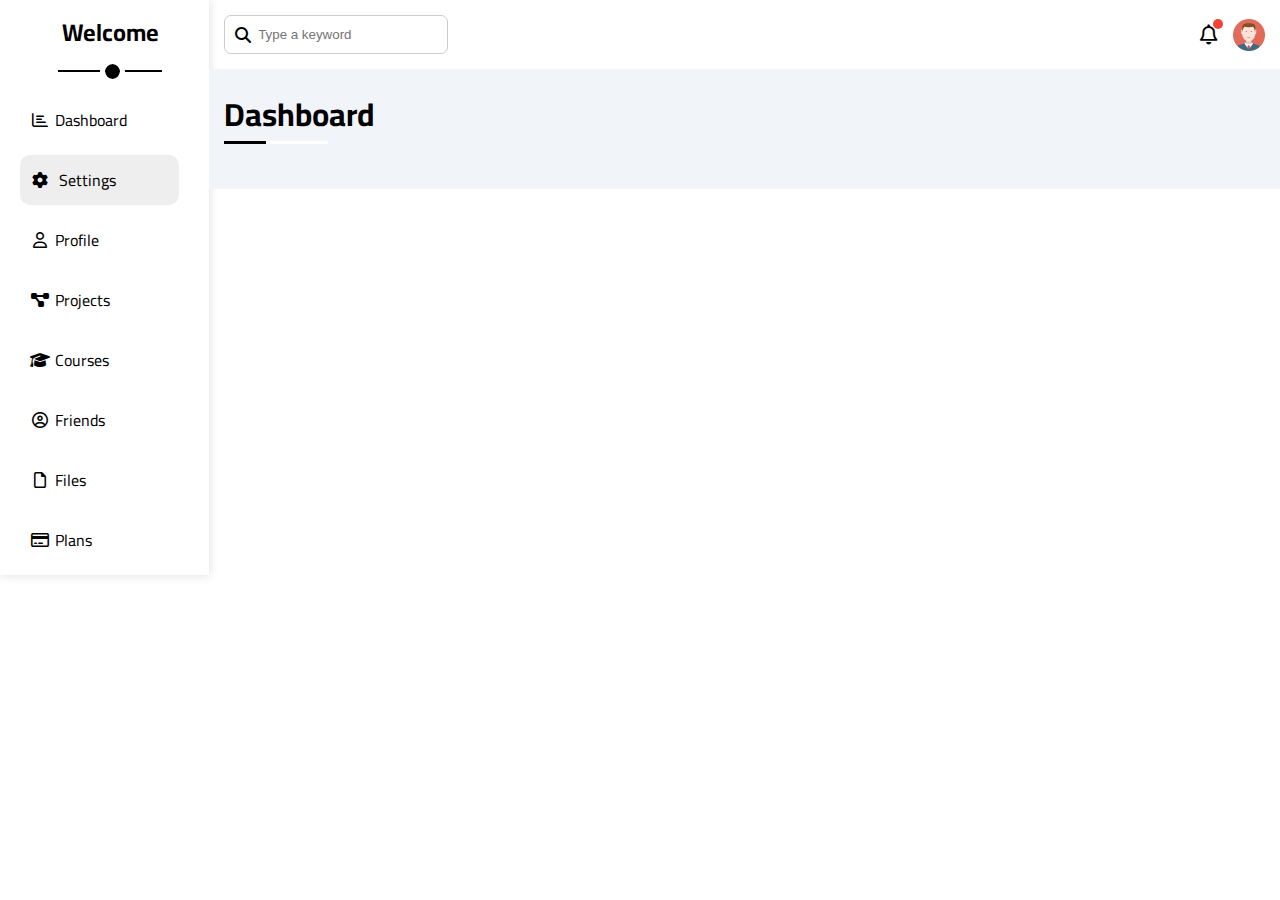
<file: profile.html>
<!DOCTYPE html>
<html lang="en">
  <head>
    <meta charset="UTF-8" />
    <meta name="viewport" content="width=device-width, initial-scale=1.0" />
    <title>settings</title>
    <link rel="stylesheet" href="CSS/all.min.css" />
    <link rel="stylesheet" href="CSS/settings.css" />
    <link rel="preconnect" href="https://fonts.googleapis.com" />
    <link rel="preconnect" href="https://fonts.gstatic.com" crossorigin />
    <link
      href="https://fonts.googleapis.com/css2?family=Cairo:wght@300;400;500;600;700;800;900&display=swap"
      rel="stylesheet"
    />
  </head>
  <body>
    <div class="page">
      <div class="sidear">
        <h2>Welcome</h2>
        <ul>
          <li>
            <a href="index.html"
              ><i class="fa-regular fa-chart-bar fa-fw"></i
              ><span>Dashboard</span></a
            >
          </li>
          <li>
            <a class="active" href="settings.html"
              ><i class="fa-solid fa-gear fa-fw"></i> <span>Settings</span></a
            >
          </li>
          <li>
            <a href=""
              ><i class="fa-regular fa-user fa-fw"></i><span>Profile</span></a
            >
          </li>
          <li>
            <a href=""
              ><i class="fa-solid fa-diagram-project fa-fw"></i
              ><span>Projects</span></a
            >
          </li>
          <li>
            <a href=""
              ><i class="fa-solid fa-graduation-cap fa-fw"></i
              ><span>Courses</span></a
            >
          </li>
          <li>
            <a href=""
              ><i class="fa-regular fa-circle-user fa-fw"></i
              ><span>Friends</span></a
            >
          </li>
          <li>
            <a href=""
              ><i class="fa-regular fa-file fa-fw"></i><span>Files</span></a
            >
          </li>
          <li>
            <a href=""
              ><i class="fa-regular fa-credit-card fa-fw"></i
              ><span>Plans</span></a
            >
          </li>
        </ul>
      </div>
      <div class="settings">
        <nav>
          <div class="field">
            <i class="fas fa-search"></i
            ><input type="search" placeholder="Type a keyword" />
          </div>
          <div class="icons">
            <i class="fa-regular fa-bell fa-lg"></i>
            <img src="./imgs/avatar.png" alt="" />
          </div>
        </nav>
        <div class="content">
          <h1>Dashboard</h1>
          <div class="box-container"></div>
        </div>
      </div>
    </div>
  </body>
</html>
</file>
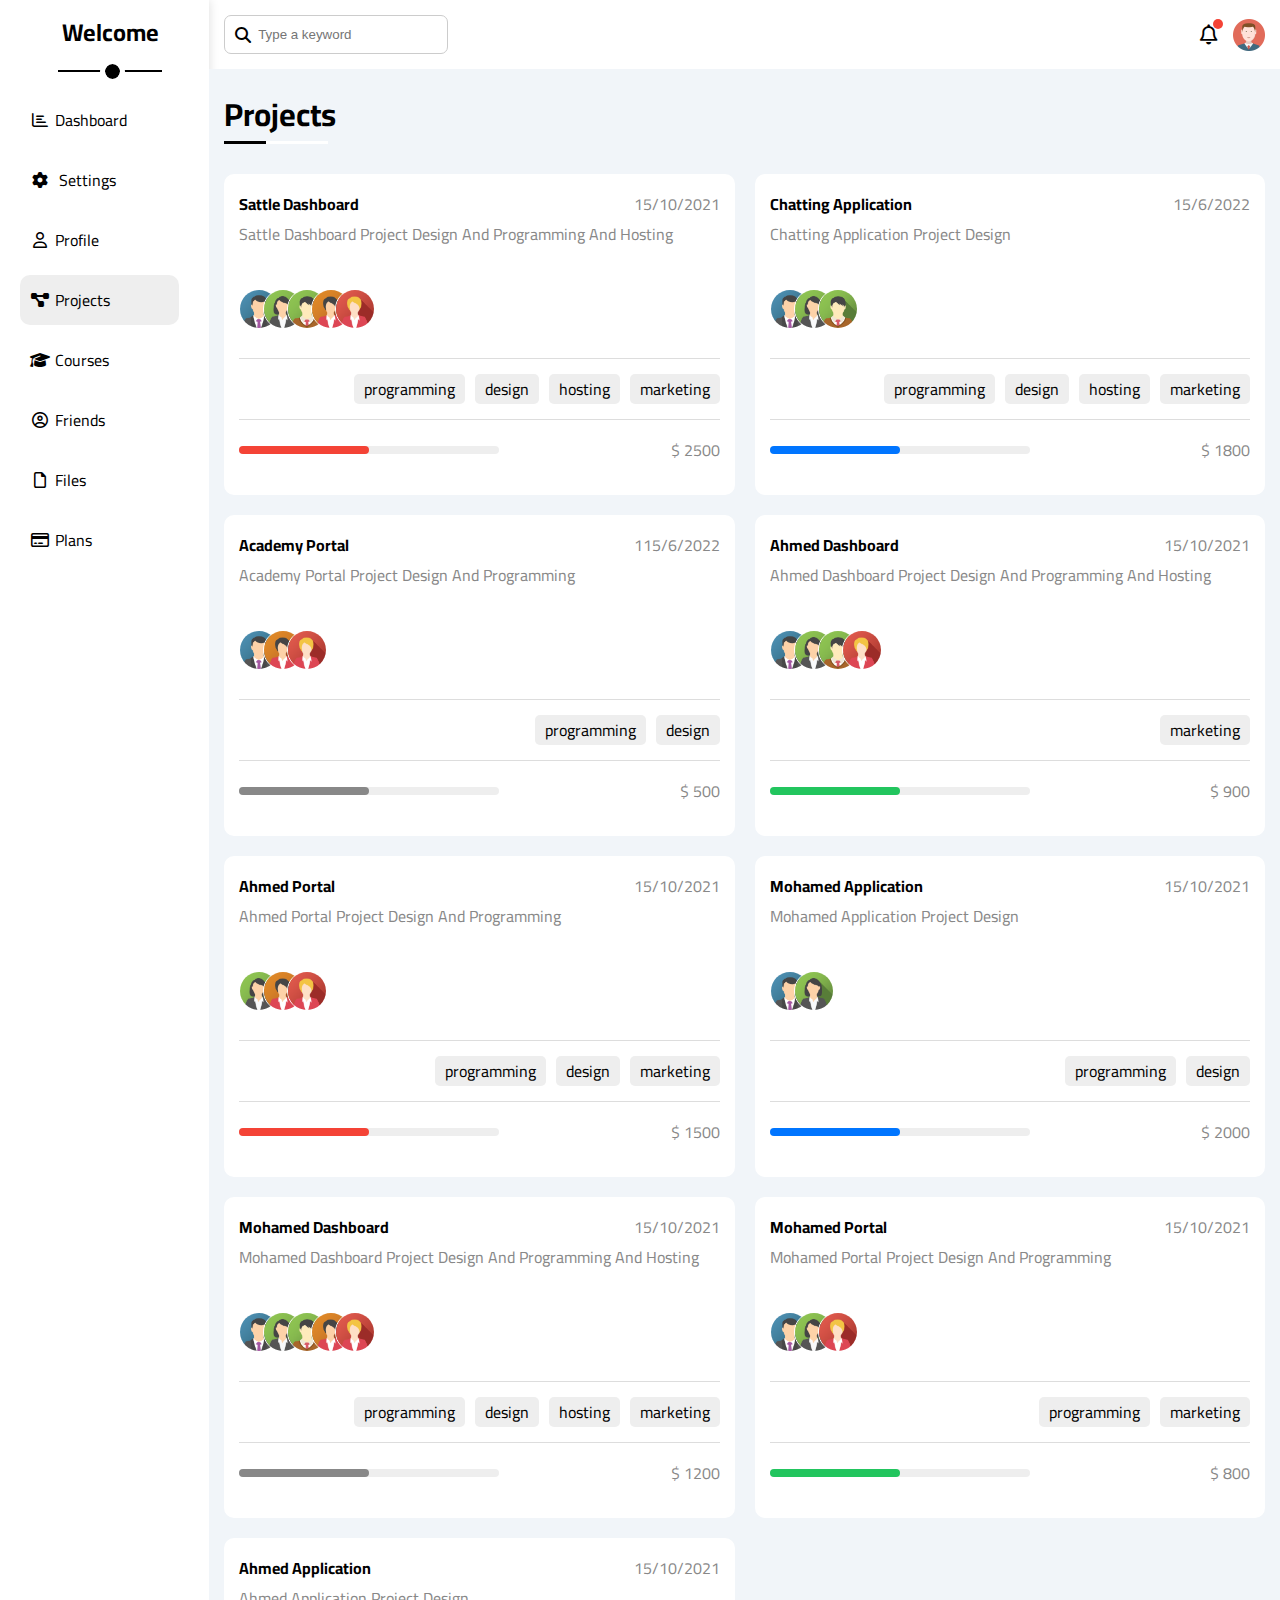
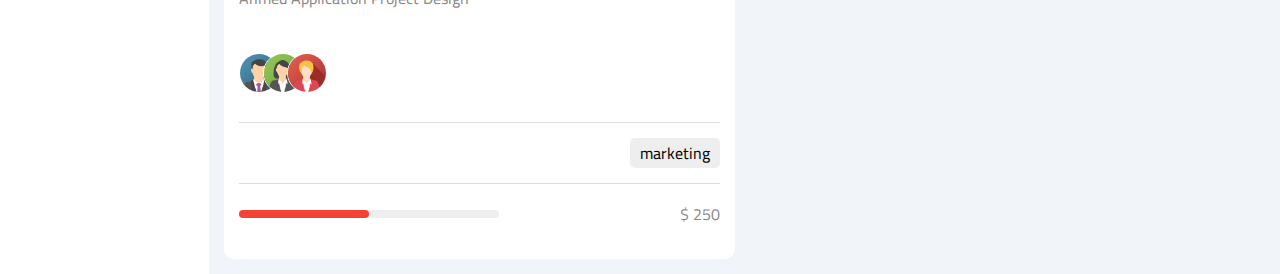
<file: projects.html>
<!DOCTYPE html>
<html lang="en">
  <head>
    <meta charset="UTF-8" />
    <meta name="viewport" content="width=device-width, initial-scale=1.0" />
    <title>settings</title>
    <link rel="stylesheet" href="CSS/all.min.css" />
    <link rel="stylesheet" href="CSS/projects.css" />
    <link rel="preconnect" href="https://fonts.googleapis.com" />
    <link rel="preconnect" href="https://fonts.gstatic.com" crossorigin />
    <link
      href="https://fonts.googleapis.com/css2?family=Cairo:wght@300;400;500;600;700;800;900&display=swap"
      rel="stylesheet"
    />
  </head>
  <body>
    <div class="page">
      <div class="sidear">
        <h2>Welcome</h2>
        <ul>
          <li>
            <a href="index.html"
              ><i class="fa-regular fa-chart-bar fa-fw"></i
              ><span>Dashboard</span></a
            >
          </li>
          <li>
            <a href="settings.html"
              ><i class="fa-solid fa-gear fa-fw"></i> <span>Settings</span></a
            >
          </li>
          <li>
            <a href="profile.html"
              ><i class="fa-regular fa-user fa-fw"></i><span>Profile</span></a
            >
          </li>
          <li>
            <a class="active" href="projects.html"
              ><i class="fa-solid fa-diagram-project fa-fw"></i
              ><span>Projects</span></a
            >
          </li>
          <li>
            <a href="courses.html"
              ><i class="fa-solid fa-graduation-cap fa-fw"></i
              ><span>Courses</span></a
            >
          </li>
          <li>
            <a href="friends.html"
              ><i class="fa-regular fa-circle-user fa-fw"></i
              ><span>Friends</span></a
            >
          </li>
          <li>
            <a href="files.html"
              ><i class="fa-regular fa-file fa-fw"></i><span>Files</span></a
            >
          </li>
          <li>
            <a href="plans.html"
              ><i class="fa-regular fa-credit-card fa-fw"></i
              ><span>Plans</span></a
            >
          </li>
        </ul>
      </div>
      <div class="projects">
        <nav>
          <div class="field">
            <i class="fas fa-search"></i
            ><input type="search" placeholder="Type a keyword" />
          </div>
          <div class="icons">
            <i class="fa-regular fa-bell fa-lg"></i>
            <img src="./imgs/avatar.png" alt="" />
          </div>
        </nav>
        <div class="content">
          <h1>Projects</h1>
          <div class="box-container">
            <div class="box dashboard">
              <div class="head">
                <h4>Sattle Dashboard</h4>
                <span>15/10/2021</span>
              </div>
              <p>Sattle Dashboard Project Design And Programming And Hosting</p>
              <div class="images">
                <img src="./imgs/team-01.png" alt="" />
                <img src="./imgs/team-02.png" alt="" />
                <img src="./imgs/team-03.png" alt="" />
                <img src="./imgs/team-04.png" alt="" />
                <img src="./imgs/team-05.png" alt="" />
              </div>
              <div class="specs">
                <div>programming</div>
                <div>design</div>
                <div>hosting</div>
                <div>marketing</div>
              </div>
              <div class="bar-container">
                <div class="bar bar-1"><span></span></div>
                <div class="price">$ 2500</div>
              </div>
            </div>
            <div class="box dashboard">
              <div class="head">
                <h4>Chatting Application</h4>
                <span>15/6/2022 </span>
              </div>
              <p>Chatting Application Project Design</p>
              <div class="images">
                <img src="./imgs/team-01.png" alt="" />
                <img src="./imgs/team-02.png" alt="" />
                <img src="./imgs/team-03.png" alt="" />
              </div>
              <div class="specs">
                <div>programming</div>
                <div>design</div>
                <div>hosting</div>
                <div>marketing</div>
              </div>
              <div class="bar-container">
                <div class="bar bar-2"><span></span></div>
                <div class="price">$ 1800</div>
              </div>
            </div>
            <div class="box dashboard">
              <div class="head">
                <h4>Academy Portal</h4>
                <span>115/6/2022 </span>
              </div>
              <p>Academy Portal Project Design And Programming</p>
              <div class="images">
                <img src="./imgs/team-01.png" alt="" />
                <img src="./imgs/team-04.png" alt="" />
                <img src="./imgs/team-05.png" alt="" />
              </div>
              <div class="specs">
                <div>programming</div>
                <div>design</div>
              </div>
              <div class="bar-container">
                <div class="bar bar-3"><span></span></div>
                <div class="price">$ 500</div>
              </div>
            </div>
            <div class="box dashboard">
              <div class="head">
                <h4>Ahmed Dashboard</h4>
                <span>15/10/2021</span>
              </div>
              <p>Ahmed Dashboard Project Design And Programming And Hosting</p>
              <div class="images">
                <img src="./imgs/team-01.png" alt="" />
                <img src="./imgs/team-02.png" alt="" />
                <img src="./imgs/team-03.png" alt="" />
                <img src="./imgs/team-05.png" alt="" />
              </div>
              <div class="specs">
                <div>marketing</div>
              </div>
              <div class="bar-container">
                <div class="bar bar-4"><span></span></div>
                <div class="price">$ 900</div>
              </div>
            </div>
            <div class="box dashboard">
              <div class="head">
                <h4>Ahmed Portal</h4>
                <span>15/10/2021</span>
              </div>
              <p>Ahmed Portal Project Design And Programming</p>
              <div class="images">
                <img src="./imgs/team-02.png" alt="" />
                <img src="./imgs/team-04.png" alt="" />
                <img src="./imgs/team-05.png" alt="" />
              </div>
              <div class="specs">
                <div>programming</div>
                <div>design</div>
                <div>marketing</div>
              </div>
              <div class="bar-container">
                <div class="bar bar-5"><span></span></div>
                <div class="price">$ 1500</div>
              </div>
            </div>
            <div class="box dashboard">
              <div class="head">
                <h4>Mohamed Application</h4>
                <span>15/10/2021</span>
              </div>
              <p>Mohamed Application Project Design</p>
              <div class="images">
                <img src="./imgs/team-01.png" alt="" />
                <img src="./imgs/team-02.png" alt="" />
              </div>
              <div class="specs">
                <div>programming</div>
                <div>design</div>
              </div>
              <div class="bar-container">
                <div class="bar bar-6"><span></span></div>
                <div class="price">$ 2000</div>
              </div>
            </div>
            <div class="box dashboard">
              <div class="head">
                <h4>Mohamed Dashboard</h4>
                <span>15/10/2021</span>
              </div>
              <p>
                Mohamed Dashboard Project Design And Programming And Hosting
              </p>
              <div class="images">
                <img src="./imgs/team-01.png" alt="" />
                <img src="./imgs/team-02.png" alt="" />
                <img src="./imgs/team-03.png" alt="" />
                <img src="./imgs/team-04.png" alt="" />
                <img src="./imgs/team-05.png" alt="" />
              </div>
              <div class="specs">
                <div>programming</div>
                <div>design</div>
                <div>hosting</div>
                <div>marketing</div>
              </div>
              <div class="bar-container">
                <div class="bar bar-7"><span></span></div>
                <div class="price">$ 1200</div>
              </div>
            </div>
            <div class="box dashboard">
              <div class="head">
                <h4>Mohamed Portal</h4>
                <span>15/10/2021</span>
              </div>
              <p>Mohamed Portal Project Design And Programming</p>
              <div class="images">
                <img src="./imgs/team-01.png" alt="" />
                <img src="./imgs/team-02.png" alt="" />
                <img src="./imgs/team-05.png" alt="" />
              </div>
              <div class="specs">
                <div>programming</div>
                <div>marketing</div>
              </div>
              <div class="bar-container">
                <div class="bar bar-8"><span></span></div>
                <div class="price">$ 800</div>
              </div>
            </div>
            <div class="box dashboard">
              <div class="head">
                <h4>Ahmed Application</h4>
                <span>15/10/2021</span>
              </div>
              <p>Ahmed Application Project Design</p>
              <div class="images">
                <img src="./imgs/team-01.png" alt="" />
                <img src="./imgs/team-02.png" alt="" />
                <img src="./imgs/team-05.png" alt="" />
              </div>
              <div class="specs">
                <div>marketing</div>
              </div>
              <div class="bar-container">
                <div class="bar bar-9"><span></span></div>
                <div class="price">$ 250</div>
              </div>
            </div>
          </div>
        </div>
      </div>
    </div>
  </body>
</html>
</file>
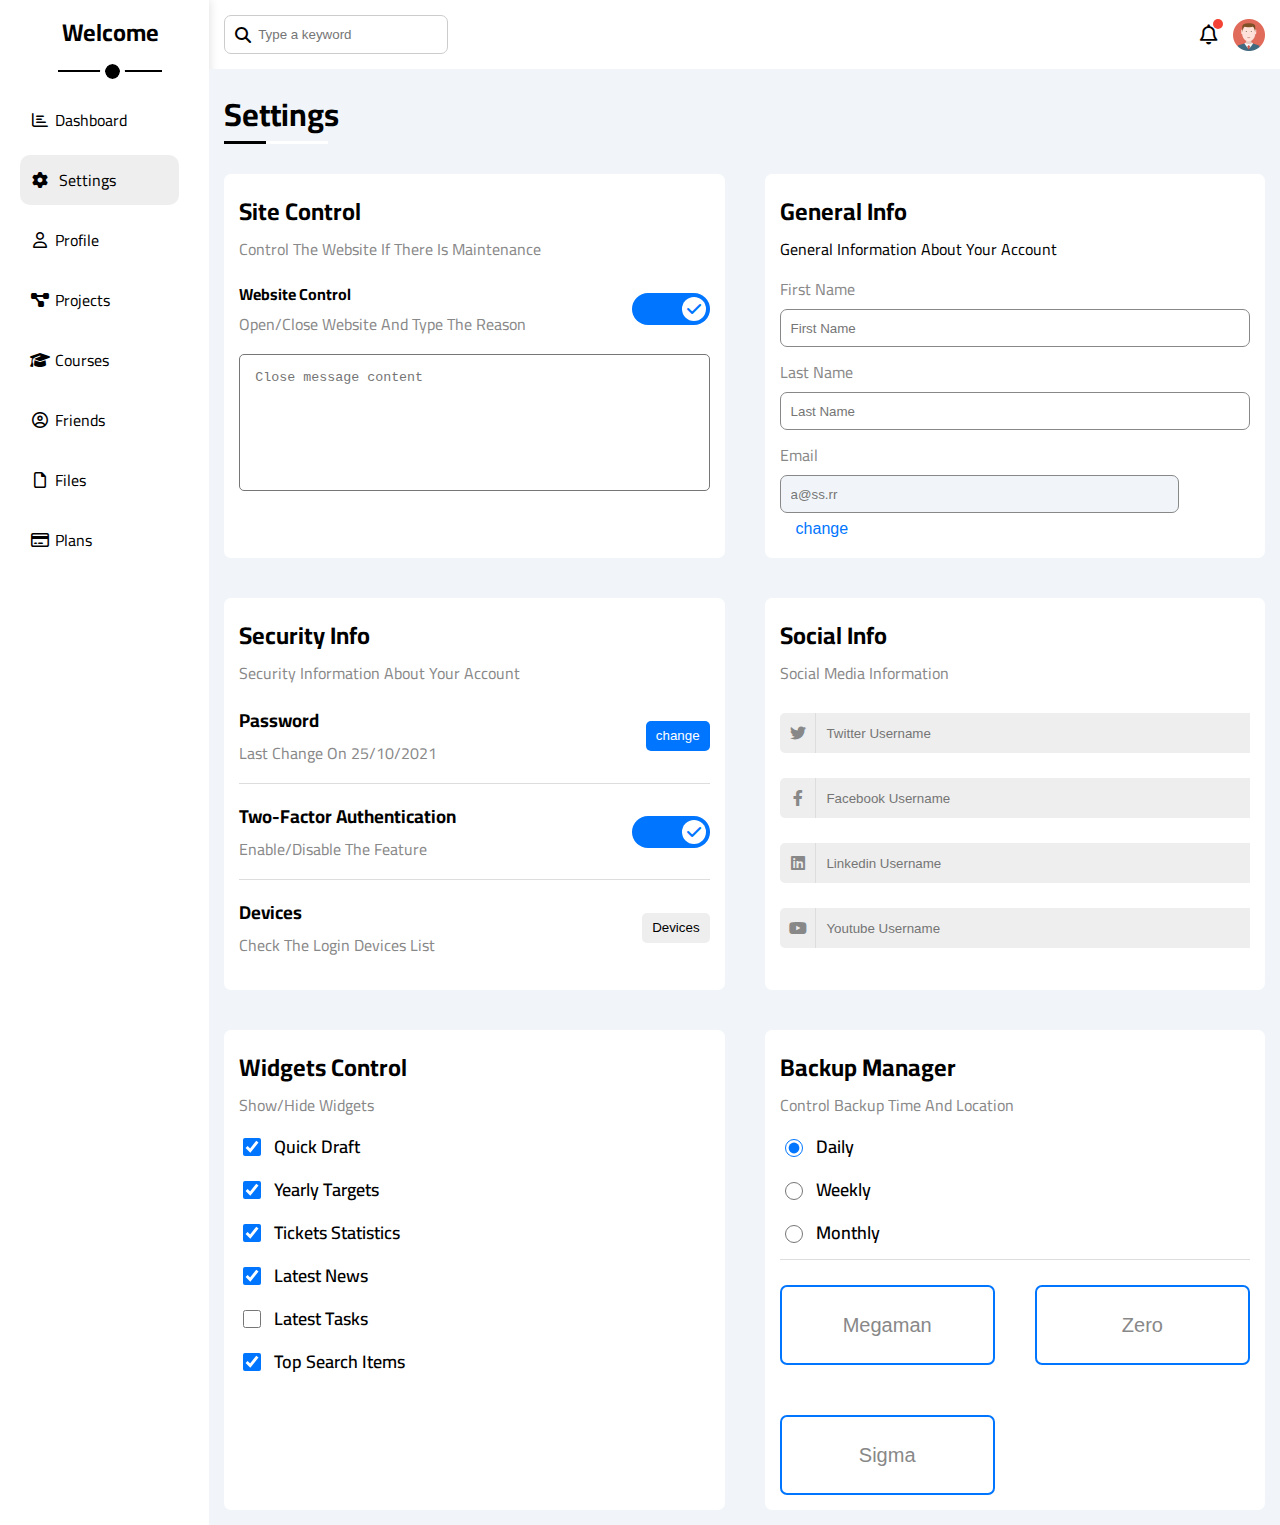
<file: settings.html>
<!DOCTYPE html>
<html lang="en">
  <head>
    <meta charset="UTF-8" />
    <meta name="viewport" content="width=device-width, initial-scale=1.0" />
    <title>settings</title>
    <link rel="stylesheet" href="CSS/all.min.css" />
    <link rel="stylesheet" href="CSS/settings.css" />
    <link rel="preconnect" href="https://fonts.googleapis.com" />
    <link rel="preconnect" href="https://fonts.gstatic.com" crossorigin />
    <link
      href="https://fonts.googleapis.com/css2?family=Cairo:wght@300;400;500;600;700;800;900&display=swap"
      rel="stylesheet"
    />
  </head>
  <body>
    <div class="page">
      <div class="sidear">
        <h2>Welcome</h2>
        <ul>
          <li>
            <a href="index.html"
              ><i class="fa-regular fa-chart-bar fa-fw"></i
              ><span>Dashboard</span></a
            >
          </li>
          <li>
            <a class="active" href="settings.html"
              ><i class="fa-solid fa-gear fa-fw"></i> <span>Settings</span></a
            >
          </li>
          <li>
            <a href=""
              ><i class="fa-regular fa-user fa-fw"></i><span>Profile</span></a
            >
          </li>
          <li>
            <a href=""
              ><i class="fa-solid fa-diagram-project fa-fw"></i
              ><span>Projects</span></a
            >
          </li>
          <li>
            <a href=""
              ><i class="fa-solid fa-graduation-cap fa-fw"></i
              ><span>Courses</span></a
            >
          </li>
          <li>
            <a href=""
              ><i class="fa-regular fa-circle-user fa-fw"></i
              ><span>Friends</span></a
            >
          </li>
          <li>
            <a href=""
              ><i class="fa-regular fa-file fa-fw"></i><span>Files</span></a
            >
          </li>
          <li>
            <a href=""
              ><i class="fa-regular fa-credit-card fa-fw"></i
              ><span>Plans</span></a
            >
          </li>
        </ul>
      </div>
      <div class="settings">
        <nav>
          <div class="field">
            <i class="fas fa-search"></i
            ><input type="search" placeholder="Type a keyword" />
          </div>
          <div class="icons">
            <i class="fa-regular fa-bell fa-lg"></i>
            <img src="./imgs/avatar.png" alt="" />
          </div>
        </nav>
        <div class="content">
          <h1>Settings</h1>
          <div class="box-container">
            <div class="box site">
              <h2>Site Control</h2>
              <p>Control The Website If There Is Maintenance</p>
              <div class="text-box">
                <div class="text">
                  <h4>Website Control</h4>
                  <p>Open/Close Website And Type The Reason</p>
                </div>
                <div>
                  <label>
                    <input type="checkbox" class="toggle-checkbox" checked />
                    <div class="toggle-switch"></div>
                  </label>
                </div>
              </div>
              <textarea
                placeholder="Close message content"
                cols="30"
                rows="7"
              ></textarea>
            </div>
            <div class="box general">
              <h2>General Info</h2>
              <p>General Information About Your Account</p>
              <label for="fName">First Name</label>
              <input type="text" id="fName" placeholder="First Name" />
              <label for="lName">Last Name</label>
              <input type="text" id="lName" placeholder="Last Name" />
              <label for="mail">Email</label>
              <input type="text" id="mail" placeholder="a@ss.rr" disabled />
              <button>change</button>
            </div>
            <div class="box security">
              <h2>Security Info</h2>
              <p>Security Information About Your Account</p>
              <div class="text-box text-box-1">
                <div class="text">
                  <h3>Password</h3>
                  <p>Last Change On 25/10/2021</p>
                </div>
                <button>change</button>
              </div>
              <div class="text-box text-box-2">
                <div class="text">
                  <h3>Two-Factor Authentication</h3>
                  <p>Enable/Disable The Feature</p>
                </div>
                <div>
                  <label>
                    <input type="checkbox" class="toggle-checkbox" checked />
                    <div class="toggle-switch"></div>
                  </label>
                </div>
              </div>
              <div class="text-box text-box-3">
                <div class="text">
                  <h3>Devices</h3>
                  <p>Check The Login Devices List</p>
                </div>
                <button>Devices</button>
              </div>
            </div>
            <div class="box social">
              <h2>Social Info</h2>
              <p>Social Media Information</p>
              <div class="social-box">
                <div class="icon">
                  <i class="fa-brands fa-twitter center-flex c-grey"></i>
                </div>
                <input type="text" placeholder="Twitter Username" />
              </div>
              <div class="social-box">
                <div class="icon">
                  <i class="fa-brands fa-facebook-f center-flex c-grey"></i>
                </div>
                <input type="text" placeholder="Facebook Username" />
              </div>
              <div class="social-box">
                <div class="icon">
                  <i class="fa-brands fa-linkedin center-flex c-grey"></i>
                </div>
                <input type="text" placeholder="Linkedin Username" />
              </div>
              <div class="social-box">
                <div class="icon">
                  <i class="fa-brands fa-youtube center-flex c-grey"></i>
                </div>
                <input type="text" placeholder="Youtube Username" />
              </div>
            </div>
            <div class="box widget">
              <h2>Widgets Control</h2>
              <p>Show/Hide Widgets</p>
              <div class="checkbox">
                <input type="checkbox" id="draft" checked />
                <label for="draft">Quick Draft</label>
              </div>
              <div class="checkbox">
                <input type="checkbox" id="target" checked />
                <label for="target">Yearly Targets</label>
              </div>
              <div class="checkbox">
                <input type="checkbox" id="ticket" checked />
                <label for="ticket">Tickets Statistics</label>
              </div>
              <div class="checkbox">
                <input type="checkbox" id="news" checked />
                <label for="news">Latest News</label>
              </div>
              <div class="checkbox">
                <input type="checkbox" id="tasks" />
                <label for="tasks">Latest Tasks</label>
              </div>
              <div class="checkbox">
                <input type="checkbox" id="items" checked />
                <label for="items">Top Search Items</label>
              </div>
            </div>
            <div class="box backup">
              <h2>Backup Manager</h2>
              <p>Control Backup Time And Location</p>
              <div class="radio">
                <input type="radio" id="daily" checked>
                <label for="daily"> Daily</label>
              </div>
              <div class="radio">
                <input type="radio" id="weekly">
                <label for="weekly"> Weekly</label>
              </div>
              <div class="radio">
                <input type="radio" id="monthly">
                <label for="monthly"> Monthly</label>
              </div>
              <div class="button-box">
                <button>Megaman</button>
                <button>Zero</button>
                <button>Sigma</button>
              </div>
            </div>
          </div>
        </div>
      </div>
    </div>
  </body>
</html>
</file>
<file: CSS/dashboard.css>
* {
  box-sizing: border-box;
}
:root {
  --blue-color: #0075ff;
  --blue-alt-color: #0d69d5;
  --orange-color: #f59e0b;
  --green-color: #22c55e;
  --red-color: #f44336;
  --grey-color: #888;
}
body {
  font-family: "Cairo", sans-serif;
  margin: 0;
  padding: 0;
}
ul {
  list-style: none;
  margin: 0;
  padding: 0;
}
h1,
h2,
h3,
p {
  padding: 0;
  margin: 0;
}
a {
  text-decoration: none;
  color: black;
}
::-webkit-scrollbar {
  width: 15px;
}
::-webkit-scrollbar-track {
  background-color: white;
}
::-webkit-scrollbar-thumb {
  background-color: var(--blue-color);
}
::-webkit-scrollbar-thumb:hover {
  background-color: var(--blue-alt-color);
}
.page {
  display: flex;
}
.sidear {
  box-shadow: 0 0 10px #ddd;
  width: 250px;
}
.sidear h2 {
  width: 50%;
  margin: auto;
  position: relative;
  padding: 10px 10px;
}
.sidear h2::after {
  content: "";
  width: 100%;
  height: 2px;
  background-color: black;
  position: absolute;
  bottom: -10%;
  left: 5%;
  z-index: 0;
}
.sidear h2::before {
  content: "";
  width: 15px;
  height: 15px;
  border-radius: 50%;
  background-color: black;
  position: absolute;
  bottom: calc(-10% - 7.5px);
  left: 50%;
  -webkit-border-radius: 50%;
  -moz-border-radius: 50%;
  -ms-border-radius: 50%;
  -o-border-radius: 50%;
  outline: 5px solid white;
  z-index: 1;
}
.sidear ul {
  margin-top: 30px;
  padding-left: 20px;
  padding-right: 30px;
}
.sidear ul li a {
  display: block;
  margin-bottom: 10px;
  padding: 10px;
  border-radius: 10px;
  -webkit-border-radius: 10px;
  -moz-border-radius: 10px;
  -ms-border-radius: 10px;
  -o-border-radius: 10px;
}
.sidear ul li i {
  margin-right: 5px;
}
.sidear ul li a:hover,
.sidear ul li a.active {
  background-color: #eee;
}
@media (max-width: 767px) {
  .sidear {
    width: 60px;
    position: relative;
  }
  .sidear ul li a span,
  .sidear h2::before,
  .sidear h2::after {
    display: none;
  }
  .sidear h2 {
    font-size: 12px;
    position: absolute;
    left: -15px;
  }
  ul li {
    width: 40px;
  }
}
.dashboard {
  width: 100%;
  /* overflow: hidden; */
}
.dashboard nav {
  padding: 15px;
  display: flex;
  justify-content: space-between;
  width: 100%;
}
.dashboard nav .icons img {
  width: 32px;
}
nav input {
  border: none;
  display: block;
}
nav input:focus {
  border: none;
}
nav .field i {
  margin-right: 5px;
}
nav .field {
  border: 1px solid #ccc;
  border-radius: 7px;
  -webkit-border-radius: 7px;
  -moz-border-radius: 7px;
  -ms-border-radius: 7px;
  -o-border-radius: 7px;
  display: flex;
  justify-content: center;
  align-items: center;
  padding: 10px;
}
nav .icons {
  display: flex;
  align-items: center;
}
nav .icons img {
  margin-left: 15px;
}
nav .icons i {
  position: relative;
}
nav .icons i::after {
  content: "";
  width: 10px;
  height: 10px;
  position: absolute;
  background-color: var(--red-color);
  border-radius: 50%;
  -webkit-border-radius: 50%;
  -moz-border-radius: 50%;
  -ms-border-radius: 50%;
  -o-border-radius: 50%;
  top: -15px;
  right: -5px;
}
.dashboard .content {
  background-color: #f1f5f9;
  padding: 15px 15px;
}
.dashboard .content h1 {
  position: relative;
}
.dashboard .content h1::after {
  content: "";
  position: absolute;
  width: 10%;
  height: 3px;
  background-color: black;
  background-image: linear-gradient(to right, black 40%, white 40%);
  bottom: 0;
  left: 0;
}
.dashboard .content .box-container {
  display: grid;
  grid-template-columns: repeat(auto-fill, minmax(450px, 1fr));
  gap: 40px;
  margin-top: 30px;
}
@media (max-width: 767px) {
  .dashboard .content .box-container {
    grid-template-columns: repeat(auto-fill, minmax(200px, 1fr));
    gap: 10px;
    margin-left: 10px;
    margin-right: 10px;
  }
}
.dashboard .content .box-container .box {
  border-radius: 7px;
  background-color: white;
  -webkit-border-radius: 7px;
  -moz-border-radius: 7px;
  -ms-border-radius: 7px;
  -o-border-radius: 7px;
}
.welcome {
  position: relative;
  border-radius: 10px;
  -webkit-border-radius: 10px;
  -moz-border-radius: 10px;
  -ms-border-radius: 10px;
  -o-border-radius: 10px;
}
.welcome span {
  color: var(--grey-color);
}
.welcome .top-part {
  padding: 15px;
  height: 40%;
  background-color: #eee;
  display: flex;
  justify-content: space-between;
  margin-bottom: 50px;
}
.welcome .top-part img {
  width: 200px;
}
.bottom-part img {
  position: absolute;
  width: 64px;
  left: 32px;
  top: 140px;
  outline: 5px solid white;
  border-radius: 50%;
  -webkit-border-radius: 50%;
  -moz-border-radius: 50%;
  -ms-border-radius: 50%;
  -o-border-radius: 50%;
}
.bottom-part .info {
  border-top: 1px solid #ddd;
  border-bottom: 1px solid #ddd;
  padding: 15px 0;
  display: flex;
  justify-content: space-around;
}
.shared-button {
  color: white;
  background-color: var(--blue-color);
  border: none;
  border-radius: 5px;
  -webkit-border-radius: 5px;
  -moz-border-radius: 5px;
  -ms-border-radius: 5px;
  -o-border-radius: 5px;
  padding: 7px 15px;
  font-weight: bold;
  display: block;
  margin-left: auto;
  margin-top: 10px;
  margin-right: 10px;
  margin-bottom: 30px;
  cursor: pointer;
}
@media (max-width: 767px) {
  .welcome {
    padding-bottom: 50px;
  }
  .welcome .top-part img {
    display: none;
  }
  .bottom-part .info {
    flex-direction: column;
    justify-content: center;
    align-items: center;
    text-align: center;
  }
  .bottom-part img {
    left: 50%;
    top: 30%;
  }
}
.draft {
  padding: 15px;
  border-radius: 10px;
  -webkit-border-radius: 10px;
  -moz-border-radius: 10px;
  -ms-border-radius: 10px;
  -o-border-radius: 10px;
}
.draft span {
  color: var(--grey-color);
}
.draft input,
textarea {
  display: block;
  width: 100%;
  margin: 20px 0;
  background-color: #eee;
  border: none;
  padding: 10px;
}
.target {
  padding: 15px;
}
.target h3 {
  color: var(--grey-color);
  font-size: 16px;
  font-weight: normal;
}
.target span:first-of-type {
  color: var(--grey-color);
}
.target div {
  margin: 10px 0;
  display: flex;
}
.icon-box {
  width: 115px;
  display: flex;
  justify-content: center;
  align-items: center;
}
.money .icon-box {
  background-color: rgb(0 117 255 / 20%);
}
.projects .icon-box {
  background-color: rgb(245 158 11 / 20%);
}
.team .icon-box {
  background-color: rgb(34 197 94 / 20%);
}
.target div .number {
  width: 100%;
  margin-left: 20px;
  display: flex;
  flex-direction: column;
}
.target div .number span {
  color: black;
  display: block;
  font-weight: bold;
}
.target div .number .bar {
  height: 3px;
  position: relative;
}
.target div .number .bar span {
  position: relative;
  display: block;
  top: 0;
  left: 0;
  height: 100%;
}
.target div .number .bar span::before {
  content: attr(progress);
  position: absolute;
  color: white;
  border-radius: 5px;
  -webkit-border-radius: 5px;
  -moz-border-radius: 5px;
  -ms-border-radius: 5px;
  -o-border-radius: 5px;
  padding: 3px 6px;
  font-size: 12px;
  right: calc(-32px / 2);
  top: calc(-44px);
}
.target div .number .bar span::after {
  content: "";
  position: absolute;
  border: 5px solid;

  right: calc(-32px / 2 + 10px);
  top: calc(-14px);
}
.target div .number .bar-1 span::before {
  background-color: rgb(0 117 255);
}
.target div .number .bar-1 span::after {
  border-color: rgb(0 117 255) transparent transparent transparent;
}
.target div .number .bar-2 span::before {
  background-color: rgb(245 158 11);
}
.target div .number .bar-2 span::after {
  border-color: rgb(245 158 11) transparent transparent transparent;
}
.target div .number .bar-3 span::before {
  background-color: rgb(34 197 94);
}
.target div .number .bar-3 span::after {
  border-color: rgb(34 197 94) transparent transparent transparent;
}
.target div .number .bar-1 {
  background-color: rgb(0 117 255 / 20%);
}
.target div .number .bar-2 {
  background-color: rgb(245 158 11 / 20%);
}
.target div .number .bar-3 {
  background-color: rgb(34 197 94 / 20%);
}
.target div .number .bar-1 span {
  width: 80%;
  background-color: rgb(0 117 255);
}
.target div .number .bar-2 span {
  width: 55%;
  background-color: rgb(245 158 11);
}
.target div .number .bar-3 span {
  width: 75%;
  background-color: rgb(34 197 94);
}
.tickets {
  padding: 15px;
}
.tickets .first-span {
  color: var(--grey-color);
}
.tickets .grid-box {
  margin-top: 20px;
  display: grid;
  grid-template-columns: repeat(auto-fill, minmax(210px, 1fr));
  gap: 20px;
}
.tickets .grid-box .box {
  padding: 15px;
  border: 1px solid #ccc;
  text-align: center;
  border-radius: 5px;
  -webkit-border-radius: 5px;
  -moz-border-radius: 5px;
  -ms-border-radius: 5px;
  -o-border-radius: 5px;
}
.tickets .grid-box .box h3 {
  font-size: 26px;
}
.news {
  padding: 15px;
}
.news-box {
  display: flex;
  align-items: center;
  padding: 15px 0;
}
@media (max-width: 767px) {
  .news-box {
    flex-direction: column;
    text-align: center;
  }
  .period {
    margin: auto;
  }
}
.news-box:not(:last-child) {
  border-bottom: 1px solid #ddd;
}
.news-box .image img {
  width: 100px;
  max-width: 100%;
  border-radius: 5px;
  -webkit-border-radius: 5px;
  -moz-border-radius: 5px;
  -ms-border-radius: 5px;
  -o-border-radius: 5px;
}
.news-box .image,
.news-box .text {
  margin-right: 10px;
}
.news-box .text div {
  color: var(--grey-color);
}
.news-box .period {
  background-color: #eee;
  border-radius: 5px;
  -webkit-border-radius: 5px;
  -moz-border-radius: 5px;
  -ms-border-radius: 5px;
  -o-border-radius: 5px;
  line-height: 0.9;
  padding: 10px;
  margin-left: auto;
}
.tasks {
  padding: 15px;
}
.task-box {
  display: flex;
  justify-content: space-between;
  align-items: center;
  padding: 15px 0;
}
.task-box i:hover {
  color: rgba(255, 0, 0, 0.711);
  cursor: pointer;
}
.task-box:not(:last-child) {
  border-bottom: 1px solid #ddd;
}
.task-box p {
  color: var(--grey-color);
}
.task-box:nth-child(5) .text h3,
.task-box:nth-child(5) .text p {
  text-decoration: line-through;
  opacity: 0.3;
}
.search {
  padding: 15px;
}
.search .line {
  display: flex;
  justify-content: space-between;
  margin-bottom: 15px;
}
.search .line-1 {
  color: var(--grey-color);
  margin-top: 15px;
}
.search .line:not(.line-1) div:last-child {
  background-color: #eee;
  padding: 0 10px;
  border-radius: 5px;
  -webkit-border-radius: 5px;
  -moz-border-radius: 5px;
  -ms-border-radius: 5px;
  -o-border-radius: 5px;
}
.uploads {
  padding: 15px;
}
.uploads h2 {
  margin-bottom: 15px;
}
.uploads .file-box {
  display: flex;
  justify-content: space-between;
  padding: 7.5px 0;
}
.uploads .file-box:not(:last-child) {
  border-bottom: 1px solid #ddd;
}
.uploads .file-box .name {
  display: flex;
  line-height: 1;
}
.uploads .file-box .name span {
  color: var(--grey-color);
  display: block;
}
.uploads .file-box .name img {
  width: 40px;
  margin-right: 10px;
}
.uploads .file-box .size {
  background-color: #eee;
  padding: 0 10px;
  border-radius: 5px;
  -webkit-border-radius: 5px;
  -moz-border-radius: 5px;
  -ms-border-radius: 5px;
  -o-border-radius: 5px;
  display: flex;
  justify-content: center;
  align-items: center;
}
.progress {
  padding: 15px;
}
.progress h2 {
  margin-bottom: 15px;
}
.progress .container {
  position: relative;
  padding-left: 35px;
  margin-left: 10px;
}
.progress .container::before {
  content: "";
  position: absolute;
  width: 1px;
  height: calc(100% - 10px);
  background-color: var(--blue-color);
  left: 0;
  top: 5px;
}
.progress-box {
  margin-bottom: 15px;
  position: relative;
}
.progress-box::before {
  content: "";
  width: 20px;
  height: 20px;
  border-radius: 50%;
  -webkit-border-radius: 50%;
  -moz-border-radius: 50%;
  -ms-border-radius: 50%;
  -o-border-radius: 50%;
  position: absolute;
  background-color: var(--blue-color);
  left: -46.5px;
  top: 5px;
  outline: 2px solid var(--blue-color);
  border: 2px solid white;
  transition: 0.3s;
}
.progress-box:last-child:before {
  background-color: white;
}
.progress-box:nth-child(4):before {
  animation: color 1s linear infinite alternate-reverse;
  -webkit-animation: color 1s linear infinite alternate-reverse;
}
@keyframes color {
  to {
    background-color: white;
  }
}
.reminder {
  padding: 15px;
}
.reminder h2 {
  margin-bottom: 15px;
}
.reminder .box {
  padding-left: 50px;
  position: relative;
  margin-bottom: 10px;
  line-height: 1.5;
}
.reminder .date {
  color: var(--grey-color);
}
.reminder .box::before {
  content: "";
  width: 2px;
  height: 100%;
  position: absolute;
  left: 30px;
  top: 0;
}
.reminder .box-1::before {
  background-color: var(--blue-color);
}
.reminder .box-2::before {
  background-color: var(--green-color);
}
.reminder .box-3::before {
  background-color: var(--red-color);
}
.reminder .box-4::before {
  background-color: var(--orange-color);
}
.reminder .box::after {
  content: "";
  width: 15px;
  height: 15px;
  border-radius: 50%;
  -webkit-border-radius: 50%;
  -moz-border-radius: 50%;
  -ms-border-radius: 50%;
  -o-border-radius: 50%;
  position: absolute;
  left: 0;
  top: calc(50% - 7.5px);
}
.reminder .box-1::after {
  background-color: var(--blue-color);
}
.reminder .box-2::after {
  background-color: var(--green-color);
}
.reminder .box-3::after {
  background-color: var(--red-color);
}
.reminder .box-4::after {
  background-color: var(--orange-color);
}
.post {
  padding: 15px;
}
.post .top-part {
  display: flex;
  align-items: center;
  line-height: 1.5;
  padding: 15px 0;
  border-bottom: 1px solid #ddd;
  font-weight: bold;
}
.post .top-part img {
  width: 48px;
  height: 48px;
  margin-right: 10px;
}
.post .top-part span {
  color: var(--grey-color);
  display: block;
  font-weight: normal;
}
.post p {
  border-bottom: 1px solid #ddd;
  padding: 15px 0;
  font-weight: 600;
  line-height: 1.8;
  font-size: 20px;
}
.post .footer {
  display: flex;
  justify-content: space-between;
  padding-top: 15px;
  color: var(--grey-color);
  align-items: center;
  margin-top: 20px;
}
.social {
  padding: 15px;
}
.social div {
  margin: 15px 0;
}
.twitter {
  background-color: rgb(29 161 242 / 20%);
  display: flex;
  align-items: center;
}
.twitter .icon {
  background-color: #1da1f2;
  color: white;
  height: 55px;
  margin: 0 15px 0 0;
  width: 55px;
  display: flex;
  justify-content: center;
  align-items: center;
}
.twitter button {
  margin-left: auto;
  margin-right: 10px;
  color: white;
  background-color: #1da1f2;
  border: none;
  border-radius: 5px;
  -webkit-border-radius: 5px;
  -moz-border-radius: 5px;
  -ms-border-radius: 5px;
  -o-border-radius: 5px;
  padding: 5px 10px;
  cursor: pointer;
}
.youtube {
  background-color: rgb(255 0 0 / 20%);
  display: flex;
  align-items: center;
}
.youtube .icon {
  background-color: #ff0000;
  color: white;
  height: 55px;
  margin: 0 15px 0 0;
  width: 55px;
  display: flex;
  justify-content: center;
  align-items: center;
}
.youtube button {
  margin-left: auto;
  margin-right: 10px;
  color: white;
  background-color: #ff0000;
  border: none;
  border-radius: 5px;
  -webkit-border-radius: 5px;
  -moz-border-radius: 5px;
  -ms-border-radius: 5px;
  -o-border-radius: 5px;
  padding: 5px 10px;
  cursor: pointer;
}
.facebook {
  background-color: rgb(24 119 242 / 20%);
  display: flex;
  align-items: center;
}
.facebook .icon {
  background-color: #1877f2;
  color: white;
  height: 55px;
  margin: 0 15px 0 0;
  width: 55px;
  display: flex;
  justify-content: center;
  align-items: center;
}
.facebook button {
  margin-left: auto;
  margin-right: 10px;
  color: white;
  background-color: #1877f2;
  border: none;
  border-radius: 5px;
  -webkit-border-radius: 5px;
  -moz-border-radius: 5px;
  -ms-border-radius: 5px;
  -o-border-radius: 5px;
  padding: 5px 10px;
  cursor: pointer;
}
.linkedin {
  background-color: rgb(0 119 181 / 20%);
  display: flex;
  align-items: center;
}
.linkedin .icon {
  background-color: #0077b5;
  color: white;
  height: 55px;
  margin: 0 15px 0 0;
  width: 55px;
  display: flex;
  justify-content: center;
  align-items: center;
}
.linkedin button {
  margin-left: auto;
  margin-right: 10px;
  color: white;
  background-color: #0077b5;
  border: none;
  border-radius: 5px;
  -webkit-border-radius: 5px;
  -moz-border-radius: 5px;
  -ms-border-radius: 5px;
  -o-border-radius: 5px;
  padding: 5px 10px;
  cursor: pointer;
}
.projects-container {
  background-color: white;
  margin-top: 15px;
  padding: 15px;
  border-radius: 10px;
  -webkit-border-radius: 10px;
  -moz-border-radius: 10px;
  -ms-border-radius: 10px;
  -o-border-radius: 10px;
}

@media (max-width: 1024px) {
  .projects-container {
    max-width: 1000px;
  }
}
.table-container {
  overflow-x: auto;
}
table {
  min-width: 1000px;
  border-spacing: 0;
  white-space: nowrap;
  margin: 20px 0;
  width: 100%;
}
thead th {
  background-color: #eee;
  font-weight: bold;
}
table td {
  padding: 15px;
}
tbody td {
  border-bottom: 1px solid #eee;
  border-left: 1px solid #eee;
  transition: 0.3s;
}
table tbody tr td:last-child {
  border-right: 1px solid #eee;
}
tbody tr:hover td {
  background-color: #faf7f7;
}
table img {
  width: 32px;
  height: 32px;
  border-radius: 50%;
  padding: 2px;
  background-color: white;
}
table img:not(:first-child) {
  margin-left: -20px;
}
</file>
<file: CSS/courses.css>
* {
  box-sizing: border-box;
}
:root {
  --blue-color: #0075ff;
  --blue-alt-color: #0d69d5;
  --orange-color: #f59e0b;
  --green-color: #22c55e;
  --red-color: #f44336;
  --grey-color: #888;
}
body {
  font-family: "Cairo", sans-serif;
  margin: 0;
  padding: 0;
}
ul {
  list-style: none;
  margin: 0;
  padding: 0;
}
h1,
h2,
h3,
h4,
p {
  padding: 0;
  margin: 0;
}
a {
  text-decoration: none;
  color: black;
}
::-webkit-scrollbar {
  width: 15px;
}
::-webkit-scrollbar-track {
  background-color: white;
}
::-webkit-scrollbar-thumb {
  background-color: var(--blue-color);
}
::-webkit-scrollbar-thumb:hover {
  background-color: var(--blue-alt-color);
}
.page {
  display: flex;
}
.sidear {
  box-shadow: 0 0 10px #ddd;
  width: 250px;
}
.sidear h2 {
  width: 50%;
  margin: auto;
  position: relative;
  padding: 10px 10px;
}
.sidear h2::after {
  content: "";
  width: 100%;
  height: 2px;
  background-color: black;
  position: absolute;
  bottom: -10%;
  left: 5%;
  z-index: 0;
}
.sidear h2::before {
  content: "";
  width: 15px;
  height: 15px;
  border-radius: 50%;
  background-color: black;
  position: absolute;
  bottom: calc(-10% - 7.5px);
  left: 50%;
  -webkit-border-radius: 50%;
  -moz-border-radius: 50%;
  -ms-border-radius: 50%;
  -o-border-radius: 50%;
  outline: 5px solid white;
  z-index: 1;
}
.sidear ul {
  margin-top: 30px;
  padding-left: 20px;
  padding-right: 30px;
}
.sidear ul li a {
  display: block;
  margin-bottom: 10px;
  padding: 10px;
  border-radius: 10px;
  -webkit-border-radius: 10px;
  -moz-border-radius: 10px;
  -ms-border-radius: 10px;
  -o-border-radius: 10px;
}
.sidear ul li i {
  margin-right: 5px;
}
.sidear ul li a:hover,
.sidear ul li a.active {
  background-color: #eee;
}
@media (max-width: 767px) {
  .sidear {
    width: 60px;
    position: relative;
  }
  .sidear ul li a span,
  .sidear h2::before,
  .sidear h2::after {
    display: none;
  }
  .sidear h2 {
    font-size: 12px;
    position: absolute;
    left: -15px;
  }
  ul li {
    width: 40px;
  }
}
.courses {
  width: 100%;
  /* overflow: hidden; */
}
.courses nav {
  padding: 15px;
  display: flex;
  justify-content: space-between;
  width: 100%;
}
.courses nav .icons img {
  width: 32px;
}
nav input {
  border: none;
  display: block;
}
nav input:focus {
  outline: none;
}
nav .field i {
  margin-right: 5px;
}
nav .field {
  border: 1px solid #ccc;
  border-radius: 7px;
  -webkit-border-radius: 7px;
  -moz-border-radius: 7px;
  -ms-border-radius: 7px;
  -o-border-radius: 7px;
  display: flex;
  justify-content: center;
  align-items: center;
  padding: 10px;
}
nav .icons {
  display: flex;
  align-items: center;
}
nav .icons img {
  margin-left: 15px;
}
nav .icons i {
  position: relative;
}
nav .icons i::after {
  content: "";
  width: 10px;
  height: 10px;
  position: absolute;
  background-color: var(--red-color);
  border-radius: 50%;
  -webkit-border-radius: 50%;
  -moz-border-radius: 50%;
  -ms-border-radius: 50%;
  -o-border-radius: 50%;
  top: -15px;
  right: -5px;
}
.courses .content {
  background-color: #f1f5f9;
  padding: 15px 15px;
}
.courses .content h1 {
  position: relative;
  margin-bottom: 30px;
}
.courses .content h1::after {
  content: "";
  position: absolute;
  width: 10%;
  height: 3px;
  background-color: black;
  background-image: linear-gradient(to right, black 40%, white 40%);
  bottom: 0;
  left: 0;
}
.toggle-checkbox {
  appearance: none;
  display: none;
}
.toggle-switch {
  background-color: #ccc;
  width: 78px;
  height: 32px;
  border-radius: 16px;
  position: relative;
  transition: 0.3s;
  cursor: pointer;
}
.toggle-switch::before {
  font-family: var(--fa-style-family-classic);
  content: "\f00d";
  font-weight: 900;
  background-color: white;
  width: 24px;
  height: 24px;
  position: absolute;
  border-radius: 50%;
  top: 4px;
  left: 4px;
  display: flex;
  justify-content: center;
  align-items: center;
  color: #aaa;
  transition: 0.3s;
}
.toggle-checkbox:checked + .toggle-switch {
  background-color: var(--blue-color);
}
.toggle-checkbox:checked + .toggle-switch::before {
  content: "\f00c";
  left: 50px;
  color: var(--blue-color);
}
.box-container {
  display: grid;
  grid-template-columns: repeat(auto-fill, minmax(250px, 1fr));
  gap: 30px;
}
.box-container .box .top-part img:last-child {
  width: 64px;
  height: 64px;
  border-radius: 50%;
  -webkit-border-radius: 50%;
  -moz-border-radius: 50%;
  -ms-border-radius: 50%;
  -o-border-radius: 50%;
  position: absolute;
  left: 20px;
  top: 20px;
  outline: 2px solid white;
}
.box-container .box {
  background-color: white;
  border-radius: 10px;
  -webkit-border-radius: 10px;
  -moz-border-radius: 10px;
  -ms-border-radius: 10px;
  -o-border-radius: 10px;
}
.box-container .box .top-part {
  max-width: 100%;
  position: relative;
}
.box-container .box .top-part img:first-child {
  max-width: 100%;
  border-top-left-radius: 10px;
  border-top-right-radius: 10px;
}
.bottom-part{
  padding: 15px;
  position: relative;
}
.bottom-part p,.number,.price{
  color: var(--grey-color);
}
p{
  line-height: 1.5;
}
.text{
  border-bottom: 1px solid #eee;
  padding-bottom: 20px;
}
.bottom-part span{
  color: white;
  background-color: var(--blue-color);
  border-radius: 5px;
  -webkit-border-radius: 5px;
  -moz-border-radius: 5px;
  -ms-border-radius: 5px;
  -o-border-radius: 5px;
  padding: 0 10px;
  font-size: 14px;
  position: relative;
  top:-13px;
  left: 30%;
}
i{
  font-size: 14px;
  margin-right: 5px;
}
.footer{
  display: flex;
  justify-content: space-between;
}
</file>
<file: CSS/settings.css>
* {
  box-sizing: border-box;
}
:root {
  --blue-color: #0075ff;
  --blue-alt-color: #0d69d5;
  --orange-color: #f59e0b;
  --green-color: #22c55e;
  --red-color: #f44336;
  --grey-color: #888;
}
body {
  font-family: "Cairo", sans-serif;
  margin: 0;
  padding: 0;
}
ul {
  list-style: none;
  margin: 0;
  padding: 0;
}
h1,
h2,
h3,
h4,
p {
  padding: 0;
  margin: 0;
}
a {
  text-decoration: none;
  color: black;
}
::-webkit-scrollbar {
  width: 15px;
}
::-webkit-scrollbar-track {
  background-color: white;
}
::-webkit-scrollbar-thumb {
  background-color: var(--blue-color);
}
::-webkit-scrollbar-thumb:hover {
  background-color: var(--blue-alt-color);
}
.page {
  display: flex;
}
.sidear {
  box-shadow: 0 0 10px #ddd;
  width: 250px;
}
.sidear h2 {
  width: 50%;
  margin: auto;
  position: relative;
  padding: 10px 10px;
}
.sidear h2::after {
  content: "";
  width: 100%;
  height: 2px;
  background-color: black;
  position: absolute;
  bottom: -10%;
  left: 5%;
  z-index: 0;
}
.sidear h2::before {
  content: "";
  width: 15px;
  height: 15px;
  border-radius: 50%;
  background-color: black;
  position: absolute;
  bottom: calc(-10% - 7.5px);
  left: 50%;
  -webkit-border-radius: 50%;
  -moz-border-radius: 50%;
  -ms-border-radius: 50%;
  -o-border-radius: 50%;
  outline: 5px solid white;
  z-index: 1;
}
.sidear ul {
  margin-top: 30px;
  padding-left: 20px;
  padding-right: 30px;
}
.sidear ul li a {
  display: block;
  margin-bottom: 10px;
  padding: 10px;
  border-radius: 10px;
  -webkit-border-radius: 10px;
  -moz-border-radius: 10px;
  -ms-border-radius: 10px;
  -o-border-radius: 10px;
}
.sidear ul li i {
  margin-right: 5px;
}
.sidear ul li a:hover,
.sidear ul li a.active {
  background-color: #eee;
}
@media (max-width: 767px) {
  .sidear {
    width: 60px;
    position: relative;
  }
  .sidear ul li a span,
  .sidear h2::before,
  .sidear h2::after {
    display: none;
  }
  .sidear h2 {
    font-size: 12px;
    position: absolute;
    left: -15px;
  }
  ul li {
    width: 40px;
  }
}
.settings {
  width: 100%;
  /* overflow: hidden; */
}
.settings nav {
  padding: 15px;
  display: flex;
  justify-content: space-between;
  width: 100%;
}
.settings nav .icons img {
  width: 32px;
}
nav input {
  border: none;
  display: block;
}
nav input:focus {
  border: none;
}
nav .field i {
  margin-right: 5px;
}
nav .field {
  border: 1px solid #ccc;
  border-radius: 7px;
  -webkit-border-radius: 7px;
  -moz-border-radius: 7px;
  -ms-border-radius: 7px;
  -o-border-radius: 7px;
  display: flex;
  justify-content: center;
  align-items: center;
  padding: 10px;
}
nav .icons {
  display: flex;
  align-items: center;
}
nav .icons img {
  margin-left: 15px;
}
nav .icons i {
  position: relative;
}
nav .icons i::after {
  content: "";
  width: 10px;
  height: 10px;
  position: absolute;
  background-color: var(--red-color);
  border-radius: 50%;
  -webkit-border-radius: 50%;
  -moz-border-radius: 50%;
  -ms-border-radius: 50%;
  -o-border-radius: 50%;
  top: -15px;
  right: -5px;
}
.settings .content {
  background-color: #f1f5f9;
  padding: 15px 15px;
}
.settings .content h1 {
  position: relative;
}
.settings .content h1::after {
  content: "";
  position: absolute;
  width: 10%;
  height: 3px;
  background-color: black;
  background-image: linear-gradient(to right, black 40%, white 40%);
  bottom: 0;
  left: 0;
}
.settings .content .box-container {
  display: grid;
  grid-template-columns: repeat(auto-fill, minmax(500px, 1fr));
  gap: 40px;
  margin-top: 30px;
}
@media (max-width: 767px) {
  .settings .content .box-container {
    grid-template-columns: minmax(100px, 1fr);
    gap: 10px;
    margin-left: 10px;
    margin-right: 10px;
  }
}
.settings .content .box-container .box {
  padding: 15px;
  border-radius: 7px;
  background-color: white;
  -webkit-border-radius: 7px;
  -moz-border-radius: 7px;
  -ms-border-radius: 7px;
  -o-border-radius: 7px;
}
.site p {
  color: var(--grey-color);
}
.site .text-box {
  display: flex;
  justify-content: space-between;
  align-items: center;
  margin-top: 15px;
}
.site textarea {
  width: 100%;
  padding: 15px;
  resize: none;
  border-radius: 5px;
  -webkit-border-radius: 5px;
  -moz-border-radius: 5px;
  -ms-border-radius: 5px;
  -o-border-radius: 5px;
  margin-top: 15px;
}
.toggle-checkbox {
  appearance: none;
  display: none;
}
.toggle-switch {
  background-color: #ccc;
  width: 78px;
  height: 32px;
  border-radius: 16px;
  position: relative;
  transition: 0.3s;
  cursor: pointer;
}
.toggle-switch::before {
  font-family: var(--fa-style-family-classic);
  content: "\f00d";
  font-weight: 900;
  background-color: white;
  width: 24px;
  height: 24px;
  position: absolute;
  border-radius: 50%;
  top: 4px;
  left: 4px;
  display: flex;
  justify-content: center;
  align-items: center;
  color: #aaa;
  transition: 0.3s;
}
.toggle-checkbox:checked + .toggle-switch {
  background-color: var(--blue-color);
}
.toggle-checkbox:checked + .toggle-switch::before {
  content: "\f00c";
  left: 50px;
  color: var(--blue-color);
}
.general label {
  display: block;
  color: var(--grey-color);
  margin: 10px 0 5px;
}
.general input {
  width: 100%;
  display: inline-block;
  height: 38px;
  border-radius: 7px;
  -webkit-border-radius: 7px;
  -moz-border-radius: 7px;
  -ms-border-radius: 7px;
  -o-border-radius: 7px;
  border: 1px solid var(--grey-color);
  padding-left: 10px;
}
.general input[id="mail"] {
  width: 85%;
  background-color: #f1f5f9;
  cursor: not-allowed;
}
.general button {
  margin-left: 10px;
  color: var(--blue-color);
  background-color: transparent;
  border: none;
  font-size: 16px;
  cursor: pointer;
}
.security .text-box {
  display: flex;
  padding: 15px 0;
  justify-content: space-between;
  align-items: center;
}
.security .text-box:not(:last-child) {
  border-bottom: 1px solid #ddd;
}
.security .text-box-1 button {
  color: white;
  background-color: var(--blue-color);
  border-radius: 5px;
  -webkit-border-radius: 5px;
  -moz-border-radius: 5px;
  -ms-border-radius: 5px;
  -o-border-radius: 5px;
  border: none;
  height: 30px;
  cursor: pointer;
  padding: 0 10px;
}
.security .text-box-3 button {
  color: black;
  background-color: #eee;
  border-radius: 5px;
  -webkit-border-radius: 5px;
  -moz-border-radius: 5px;
  -ms-border-radius: 5px;
  -o-border-radius: 5px;
  border: none;
  height: 30px;
  cursor: pointer;
  padding: 0 10px;
}
.security p,
.social p,
.widget p {
  color: var(--grey-color);
}
.social .social-box {
  display: flex;
  height: 40px;
  margin: 25px 0;
  background-color: #eee;
  border-radius: 5px;
  -webkit-border-radius: 5px;
  -moz-border-radius: 5px;
  -ms-border-radius: 5px;
  -o-border-radius: 5px;
}
.social .social-box .icon {
  width: 40px;
  display: flex;
  justify-content: center;
  align-items: center;
  border-right: 1px solid #ddd;
}
.social .social-box .icon i {
  color: var(--grey-color);
}
.social .social-box input {
  border: none;
  padding-left: 10px;
  background-color: inherit;
  width: 100%;
}
.social .social-box input:focus {
  outline: none;
}
.widget .checkbox,
.backup .radio {
  margin: 10px 0;
  display: flex;
  align-items: center;
}
.widget .checkbox label,
.backup .radio label {
  cursor: pointer;
  font-weight: 600;
  font-size: 18px;
  margin-left: 10px;
}
.widget .checkbox input,
.backup .radio input {
  width: 18px;
  height: 18px;
  cursor: pointer;
  transition: 0.3s;
  -webkit-transition: 0.3s;
  -moz-transition: 0.3s;
  -ms-transition: 0.3s;
  -o-transition: 0.3s;
}
.backup p {
  color: var(--grey-color);
}
.button-box{
    border-top: 1px solid #ddd;
    padding-top: 15px;
    display: grid;
    grid-template-columns: repeat(auto-fill,minmax(150px,1fr));
    gap: 40px;
}
.button-box button{
    height: 80px;
    margin-top: 10px;
    background-color: transparent;
    border: 2px solid var(--blue-color);
    border-radius: 7px;
    -webkit-border-radius: 7px;
    -moz-border-radius: 7px;
    -ms-border-radius: 7px;
    -o-border-radius: 7px;
    cursor: pointer;
    font-size: 20px;
    color: var(--grey-color);
}
</file>
<file: CSS/friends.css>
* {
  box-sizing: border-box;
}
:root {
  --blue-color: #0075ff;
  --blue-alt-color: #0d69d5;
  --orange-color: #f59e0b;
  --green-color: #22c55e;
  --red-color: #f44336;
  --grey-color: #888;
}
body {
  font-family: "Cairo", sans-serif;
  margin: 0;
  padding: 0;
}
ul {
  list-style: none;
  margin: 0;
  padding: 0;
}
h1,
h2,
h3,
h4,
p {
  padding: 0;
  margin: 0;
}
a {
  text-decoration: none;
  color: black;
}
::-webkit-scrollbar {
  width: 15px;
}
::-webkit-scrollbar-track {
  background-color: white;
}
::-webkit-scrollbar-thumb {
  background-color: var(--blue-color);
}
::-webkit-scrollbar-thumb:hover {
  background-color: var(--blue-alt-color);
}
.page {
  display: flex;
}
.sidear {
  box-shadow: 0 0 10px #ddd;
  width: 250px;
}
.sidear h2 {
  width: 50%;
  margin: auto;
  position: relative;
  padding: 10px 10px;
}
.sidear h2::after {
  content: "";
  width: 100%;
  height: 2px;
  background-color: black;
  position: absolute;
  bottom: -10%;
  left: 5%;
  z-index: 0;
}
.sidear h2::before {
  content: "";
  width: 15px;
  height: 15px;
  border-radius: 50%;
  background-color: black;
  position: absolute;
  bottom: calc(-10% - 7.5px);
  left: 50%;
  -webkit-border-radius: 50%;
  -moz-border-radius: 50%;
  -ms-border-radius: 50%;
  -o-border-radius: 50%;
  outline: 5px solid white;
  z-index: 1;
}
.sidear ul {
  margin-top: 30px;
  padding-left: 20px;
  padding-right: 30px;
}
.sidear ul li a {
  display: block;
  margin-bottom: 10px;
  padding: 10px;
  border-radius: 10px;
  -webkit-border-radius: 10px;
  -moz-border-radius: 10px;
  -ms-border-radius: 10px;
  -o-border-radius: 10px;
}
.sidear ul li i {
  margin-right: 5px;
}
.sidear ul li a:hover,
.sidear ul li a.active {
  background-color: #eee;
}
@media (max-width: 767px) {
  .sidear {
    width: 60px;
    position: relative;
  }
  .sidear ul li a span,
  .sidear h2::before,
  .sidear h2::after {
    display: none;
  }
  .sidear h2 {
    font-size: 12px;
    position: absolute;
    left: -15px;
  }
  ul li {
    width: 40px;
  }
}
.friends {
  width: 100%;
  /* overflow: hidden; */
}
.friends nav {
  padding: 15px;
  display: flex;
  justify-content: space-between;
  width: 100%;
}
.friends nav .icons img {
  width: 32px;
}
nav input {
  border: none;
  display: block;
}
nav input:focus {
  outline: none;
}
nav .field i {
  margin-right: 5px;
}
nav .field {
  border: 1px solid #ccc;
  border-radius: 7px;
  -webkit-border-radius: 7px;
  -moz-border-radius: 7px;
  -ms-border-radius: 7px;
  -o-border-radius: 7px;
  display: flex;
  justify-content: center;
  align-items: center;
  padding: 10px;
}
nav .icons {
  display: flex;
  align-items: center;
}
nav .icons img {
  margin-left: 15px;
}
nav .icons i {
  position: relative;
}
nav .icons i::after {
  content: "";
  width: 10px;
  height: 10px;
  position: absolute;
  background-color: var(--red-color);
  border-radius: 50%;
  -webkit-border-radius: 50%;
  -moz-border-radius: 50%;
  -ms-border-radius: 50%;
  -o-border-radius: 50%;
  top: -15px;
  right: -5px;
}
.friends .content {
  background-color: #f1f5f9;
  padding: 15px 15px;
}
.friends .content h1 {
  position: relative;
}
.friends .content h1::after {
  content: "";
  position: absolute;
  width: 10%;
  height: 3px;
  background-color: black;
  background-image: linear-gradient(to right, black 40%, white 40%);
  bottom: 0;
  left: 0;
}
.toggle-checkbox {
  appearance: none;
  display: none;
}
.toggle-switch {
  background-color: #ccc;
  width: 78px;
  height: 32px;
  border-radius: 16px;
  position: relative;
  transition: 0.3s;
  cursor: pointer;
}
.toggle-switch::before {
  font-family: var(--fa-style-family-classic);
  content: "\f00d";
  font-weight: 900;
  background-color: white;
  width: 24px;
  height: 24px;
  position: absolute;
  border-radius: 50%;
  top: 4px;
  left: 4px;
  display: flex;
  justify-content: center;
  align-items: center;
  color: #aaa;
  transition: 0.3s;
}
.toggle-checkbox:checked + .toggle-switch {
  background-color: var(--blue-color);
}
.toggle-checkbox:checked + .toggle-switch::before {
  content: "\f00c";
  left: 50px;
  color: var(--blue-color);
}
.box-container {
  display: grid;
  grid-template-columns: repeat(auto-fill, minmax(250px, 1fr));
  gap: 20px;
  margin-top: 30px;
}
.box {
  background-color: white;
  border-radius: 10px;
  -webkit-border-radius: 10px;
  -moz-border-radius: 10px;
  -ms-border-radius: 10px;
  -o-border-radius: 10px;
  padding: 15px;
  position: relative;
}
.top-part {
  text-align: center;
  border-bottom: 1px solid #ddd;
  padding-bottom: 15px;
}
.top-part p {
  color: var(--grey-color);
  font-size: 14px;
  line-height: 1.5;
}
.box img {
  width: 100px;
  height: 100px;
  border-radius: 50%;
  -webkit-border-radius: 50%;
  -moz-border-radius: 50%;
  -ms-border-radius: 50%;
  -o-border-radius: 50%;
  margin-top: 40px;
}
.icon-1,
.icon-2 {
  width: 33px;
  height: 33px;
  background-color: #eee;
  border-radius: 50%;
  -webkit-border-radius: 50%;
  -moz-border-radius: 50%;
  -ms-border-radius: 50%;
  -o-border-radius: 50%;
  display: flex;
  justify-content: center;
  align-items: center;
  position: absolute;
}
.icon-1:hover,
.icon-2:hover {
  color: white;
  background-color: var(--blue-color);
  cursor: pointer;
}
.icon-1 {
  left: 15px;
}
.icon-2 {
  left: 55px;
}
.bottom-part{
  display: flex;
  justify-content: space-between;
  align-items: center;
  padding: 15px 0;
  border-bottom: 1px solid #ddd;
}
.left-side div{
  display: flex;
  align-items: center;
}
.left-side div i{
  margin-right: 5px;
}
.right-side span{
  color: var(--orange-color);
  font-size: 40px;
  font-weight: bold;
  opacity: 0.2;
}
.footer{
  display: flex;
  padding: 15px 0;
  justify-content: space-between;
}
.footer p{
  color: var(--grey-color);
  font-size: 14px;
}
.buttons button{
  color: white;
  border: none;
  border-radius: 5px;
  -webkit-border-radius: 5px;
  -moz-border-radius: 5px;
  -ms-border-radius: 5px;
  -o-border-radius: 5px;
  padding: 5px 10px;
  cursor: pointer;
}
.buttons button:first-child{
  background-color: var(--blue-color);
}
.buttons button:last-child{
  background-color: var(--red-color);
}
</file>
<file: CSS/projects.css>
* {
  box-sizing: border-box;
}
:root {
  --blue-color: #0075ff;
  --blue-alt-color: #0d69d5;
  --orange-color: #f59e0b;
  --green-color: #22c55e;
  --red-color: #f44336;
  --grey-color: #888;
}
body {
  font-family: "Cairo", sans-serif;
  margin: 0;
  padding: 0;
}
ul {
  list-style: none;
  margin: 0;
  padding: 0;
}
h1,
h2,
h3,
h4,
p {
  padding: 0;
  margin: 0;
}
a {
  text-decoration: none;
  color: black;
}
::-webkit-scrollbar {
  width: 15px;
}
::-webkit-scrollbar-track {
  background-color: white;
}
::-webkit-scrollbar-thumb {
  background-color: var(--blue-color);
}
::-webkit-scrollbar-thumb:hover {
  background-color: var(--blue-alt-color);
}
.page {
  display: flex;
}
.sidear {
  box-shadow: 0 0 10px #ddd;
  width: 250px;
}
.sidear h2 {
  width: 50%;
  margin: auto;
  position: relative;
  padding: 10px 10px;
}
.sidear h2::after {
  content: "";
  width: 100%;
  height: 2px;
  background-color: black;
  position: absolute;
  bottom: -10%;
  left: 5%;
  z-index: 0;
}
.sidear h2::before {
  content: "";
  width: 15px;
  height: 15px;
  border-radius: 50%;
  background-color: black;
  position: absolute;
  bottom: calc(-10% - 7.5px);
  left: 50%;
  -webkit-border-radius: 50%;
  -moz-border-radius: 50%;
  -ms-border-radius: 50%;
  -o-border-radius: 50%;
  outline: 5px solid white;
  z-index: 1;
}
.sidear ul {
  margin-top: 30px;
  padding-left: 20px;
  padding-right: 30px;
}
.sidear ul li a {
  display: block;
  margin-bottom: 10px;
  padding: 10px;
  border-radius: 10px;
  -webkit-border-radius: 10px;
  -moz-border-radius: 10px;
  -ms-border-radius: 10px;
  -o-border-radius: 10px;
}
.sidear ul li i {
  margin-right: 5px;
}
.sidear ul li a:hover,
.sidear ul li a.active {
  background-color: #eee;
}
@media (max-width: 767px) {
  .sidear {
    width: 60px;
    position: relative;
  }
  .sidear ul li a span,
  .sidear h2::before,
  .sidear h2::after {
    display: none;
  }
  .sidear h2 {
    font-size: 12px;
    position: absolute;
    left: -15px;
  }
  ul li {
    width: 40px;
  }
}
.projects {
  width: 100%;
  /* overflow: hidden; */
}
.projects nav {
  padding: 15px;
  display: flex;
  justify-content: space-between;
  width: 100%;
}
.projects nav .icons img {
  width: 32px;
}
nav input {
  border: none;
  display: block;
}
nav input:focus {
  outline: none;
}
nav .field i {
  margin-right: 5px;
}
nav .field {
  border: 1px solid #ccc;
  border-radius: 7px;
  -webkit-border-radius: 7px;
  -moz-border-radius: 7px;
  -ms-border-radius: 7px;
  -o-border-radius: 7px;
  display: flex;
  justify-content: center;
  align-items: center;
  padding: 10px;
}
nav .icons {
  display: flex;
  align-items: center;
}
nav .icons img {
  margin-left: 15px;
}
nav .icons i {
  position: relative;
}
nav .icons i::after {
  content: "";
  width: 10px;
  height: 10px;
  position: absolute;
  background-color: var(--red-color);
  border-radius: 50%;
  -webkit-border-radius: 50%;
  -moz-border-radius: 50%;
  -ms-border-radius: 50%;
  -o-border-radius: 50%;
  top: -15px;
  right: -5px;
}
.projects .content {
  background-color: #f1f5f9;
  padding: 15px 15px;
}
.projects .content h1 {
  position: relative;
  margin-bottom: 30px;
}
.projects .content h1::after {
  content: "";
  position: absolute;
  width: 10%;
  height: 3px;
  background-color: black;
  background-image: linear-gradient(to right, black 40%, white 40%);
  bottom: 0;
  left: 0;
}
.toggle-checkbox {
  appearance: none;
  display: none;
}
.toggle-switch {
  background-color: #ccc;
  width: 78px;
  height: 32px;
  border-radius: 16px;
  position: relative;
  transition: 0.3s;
  cursor: pointer;
}
.toggle-switch::before {
  font-family: var(--fa-style-family-classic);
  content: "\f00d";
  font-weight: 900;
  background-color: white;
  width: 24px;
  height: 24px;
  position: absolute;
  border-radius: 50%;
  top: 4px;
  left: 4px;
  display: flex;
  justify-content: center;
  align-items: center;
  color: #aaa;
  transition: 0.3s;
}
.toggle-checkbox:checked + .toggle-switch {
  background-color: var(--blue-color);
}
.toggle-checkbox:checked + .toggle-switch::before {
  content: "\f00c";
  left: 50px;
  color: var(--blue-color);
}
.box-container {
  display: grid;
  grid-template-columns: repeat(auto-fill, minmax(450px, 1fr));
  gap: 20px;
}
.box-container .box {
  background-color: white;
  border-radius: 10px;
  -webkit-border-radius: 10px;
  -moz-border-radius: 10px;
  -ms-border-radius: 10px;
  -o-border-radius: 10px;
  padding: 15px;
}
.box-container .box img {
  width: 40px;
  height: 40px;
  border-radius: 50%;
  -webkit-border-radius: 50%;
  -moz-border-radius: 50%;
  -ms-border-radius: 50%;
  -o-border-radius: 50%;
  border: 1px solid white;
}
.box-container .box img:not(:first-child){
  margin-left: -20px;
}
.box-container .box p {
  color: var(--grey-color);
}
.head {
  display: flex;
  justify-content: space-between;
}
.images {
  padding: 40px 0 20px;
  border-bottom: 1px solid #ddd;
}
.specs {
  display: flex;
  justify-content: flex-end;
  padding: 15px 0;
  border-bottom: 1px solid #ddd;
}
.specs div {
  display: inline-block;
  background-color: #eee;
  margin-left: 10px;
  border-radius: 5px;
  -webkit-border-radius: 5px;
  -moz-border-radius: 5px;
  -ms-border-radius: 5px;
  -o-border-radius: 5px;
  padding: 0 10px;
  display: flex;
  justify-content: center;
  align-items: center;
}
.bar-container {
  display: flex;
  justify-content: space-between;
  padding: 15px 0;
  align-items: center;
}
.head span,.price{
  color: var(--grey-color);
}
.bar {
  width: 260px;
  height: 8px;
  background-color: #eee;
  border-radius: 5px;
  -webkit-border-radius: 5px;
  -moz-border-radius: 5px;
  -ms-border-radius: 5px;
  -o-border-radius: 5px;
  position: relative;
}
.bar span {
  position: absolute;
  width: 50%;
  left: 0;
  height: 100%;
  top: 0;
  display: block;
  border-radius: 5px;
  -webkit-border-radius: 5px;
  -moz-border-radius: 5px;
  -ms-border-radius: 5px;
  -o-border-radius: 5px;
}
.bar-1 span {
  background-color: var(--red-color);
}
.bar-2 span{
  background-color: var(--blue-color);
}
.bar-4 span {
  background-color: var(--green-color);
}
.bar-3 span{
  background-color: var(--grey-color);
}
.bar-5 span {
  background-color: var(--red-color);
}
.bar-6 span{
  background-color: var(--blue-color);
}
.bar-7 span {
  background-color: var(--grey-color);
}
.bar-8 span{
  background-color: var(--green-color);
}
.bar-9 span{
  background-color: var(--red-color);
}
</file>
